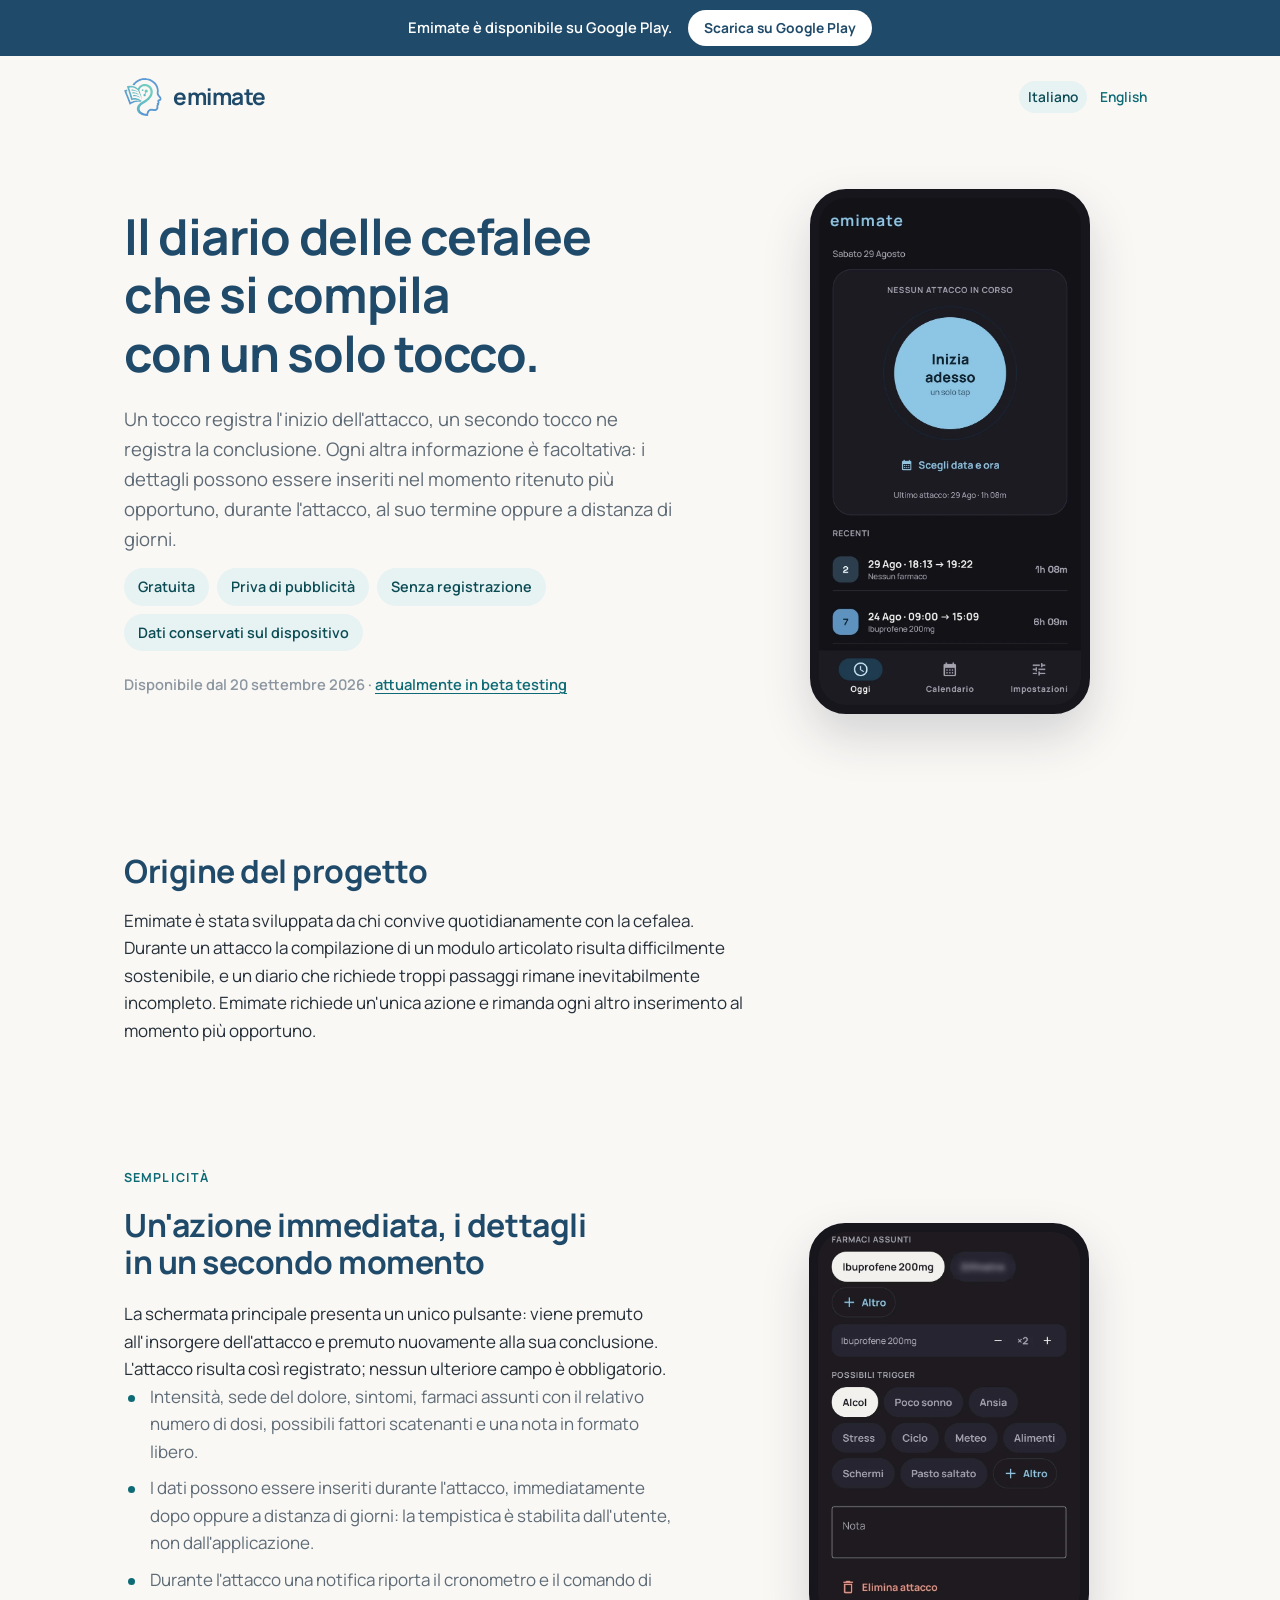
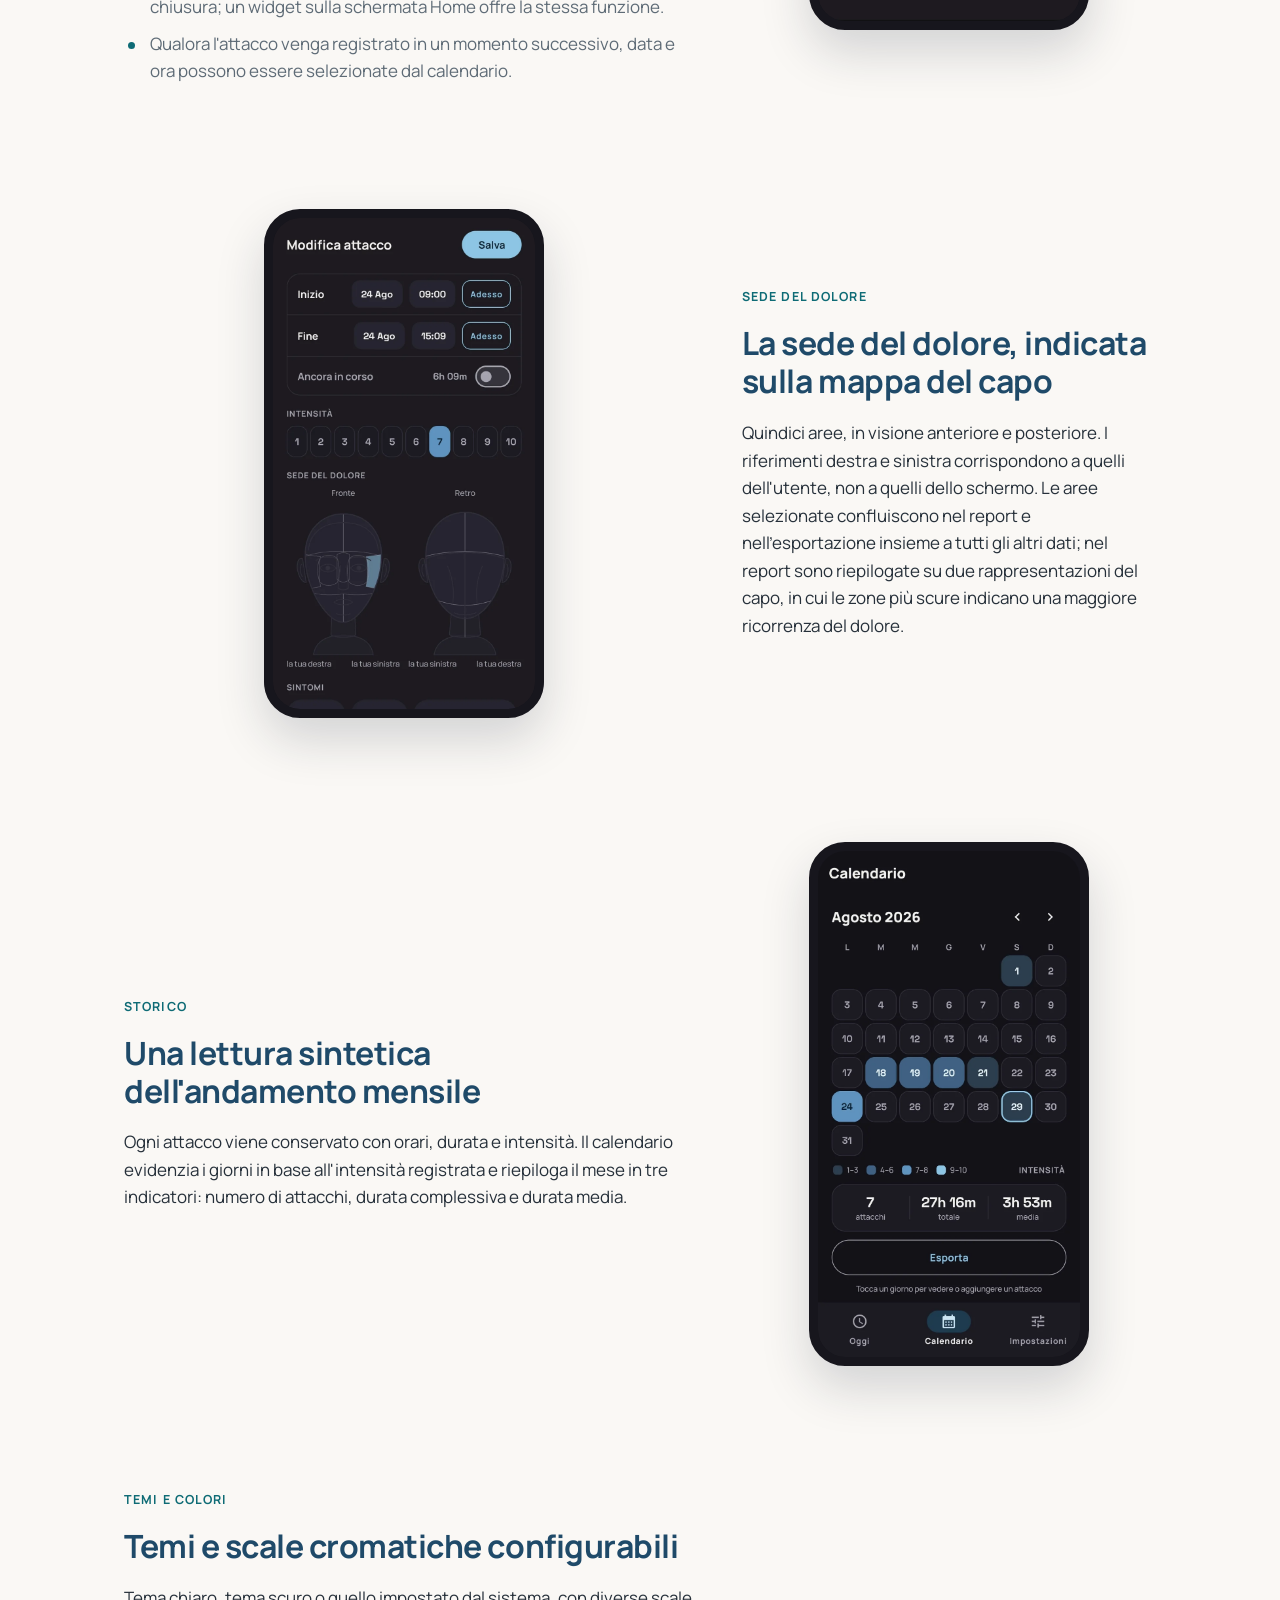
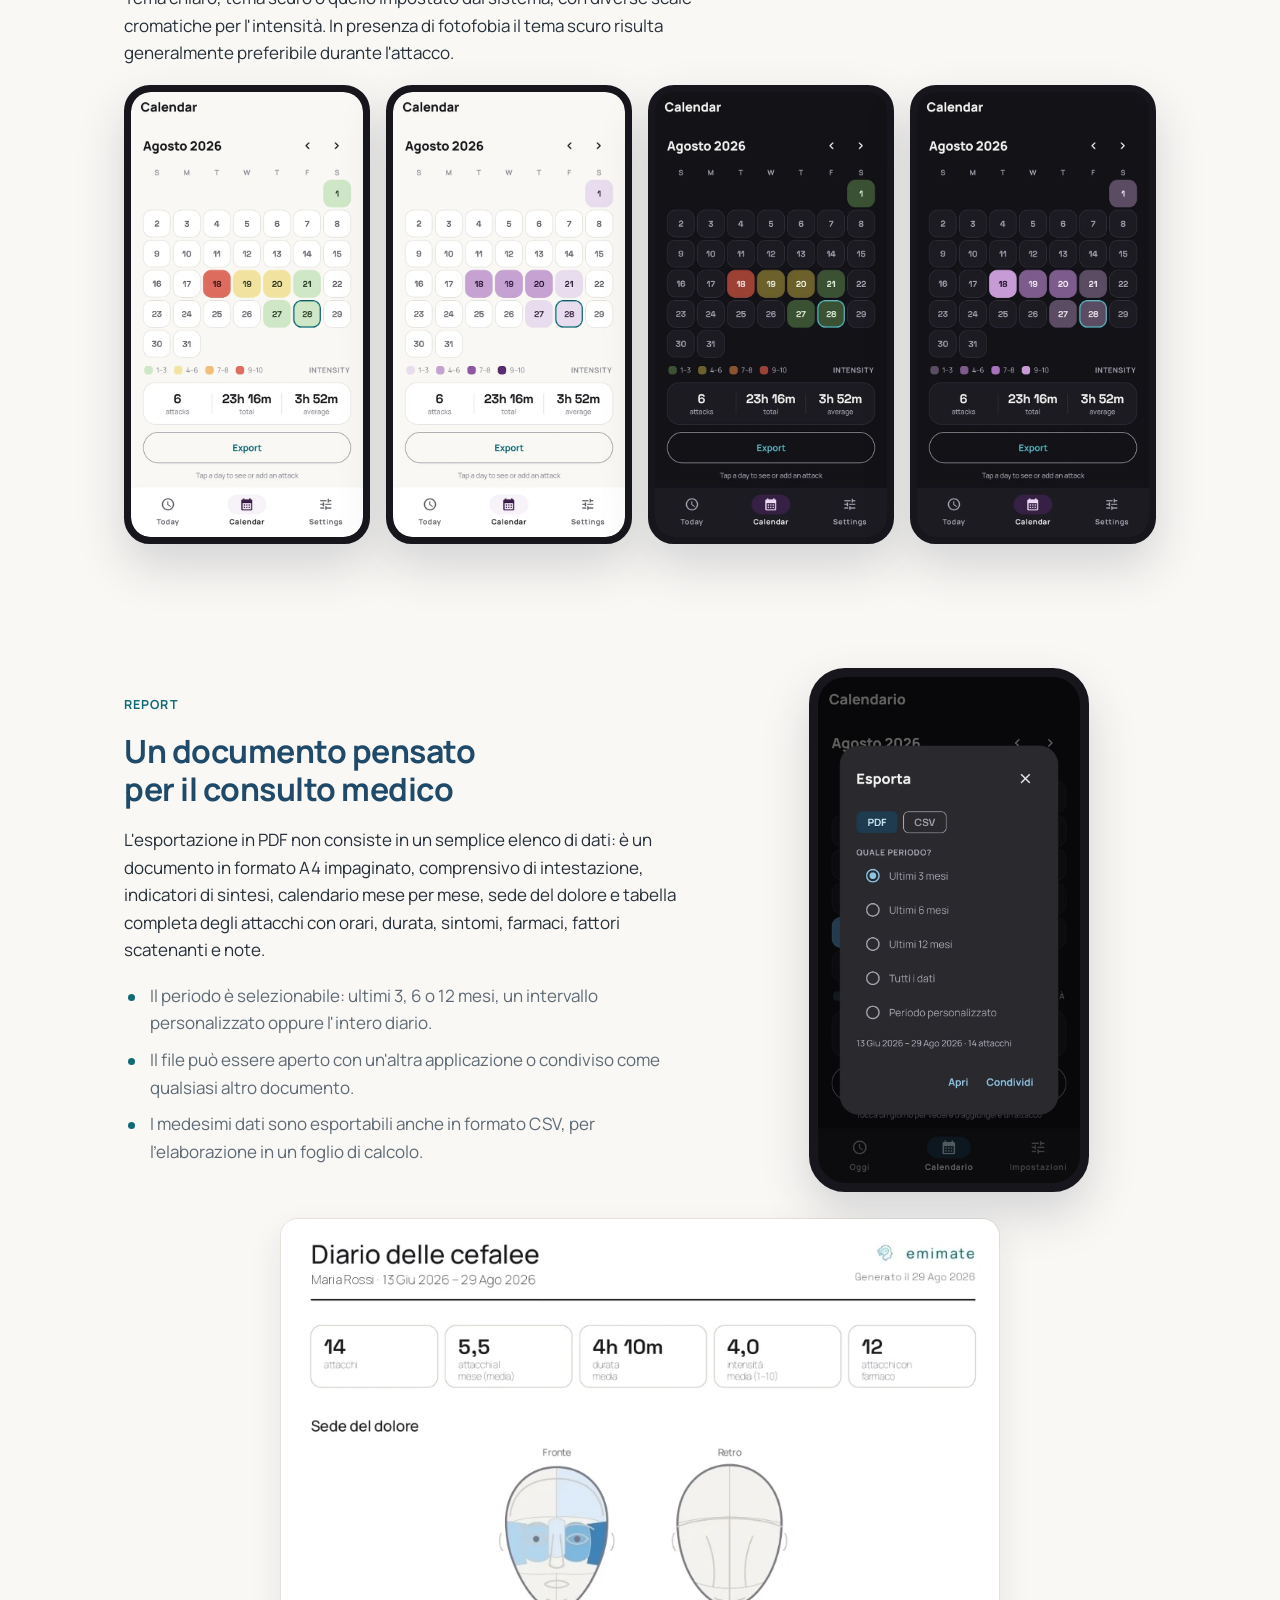
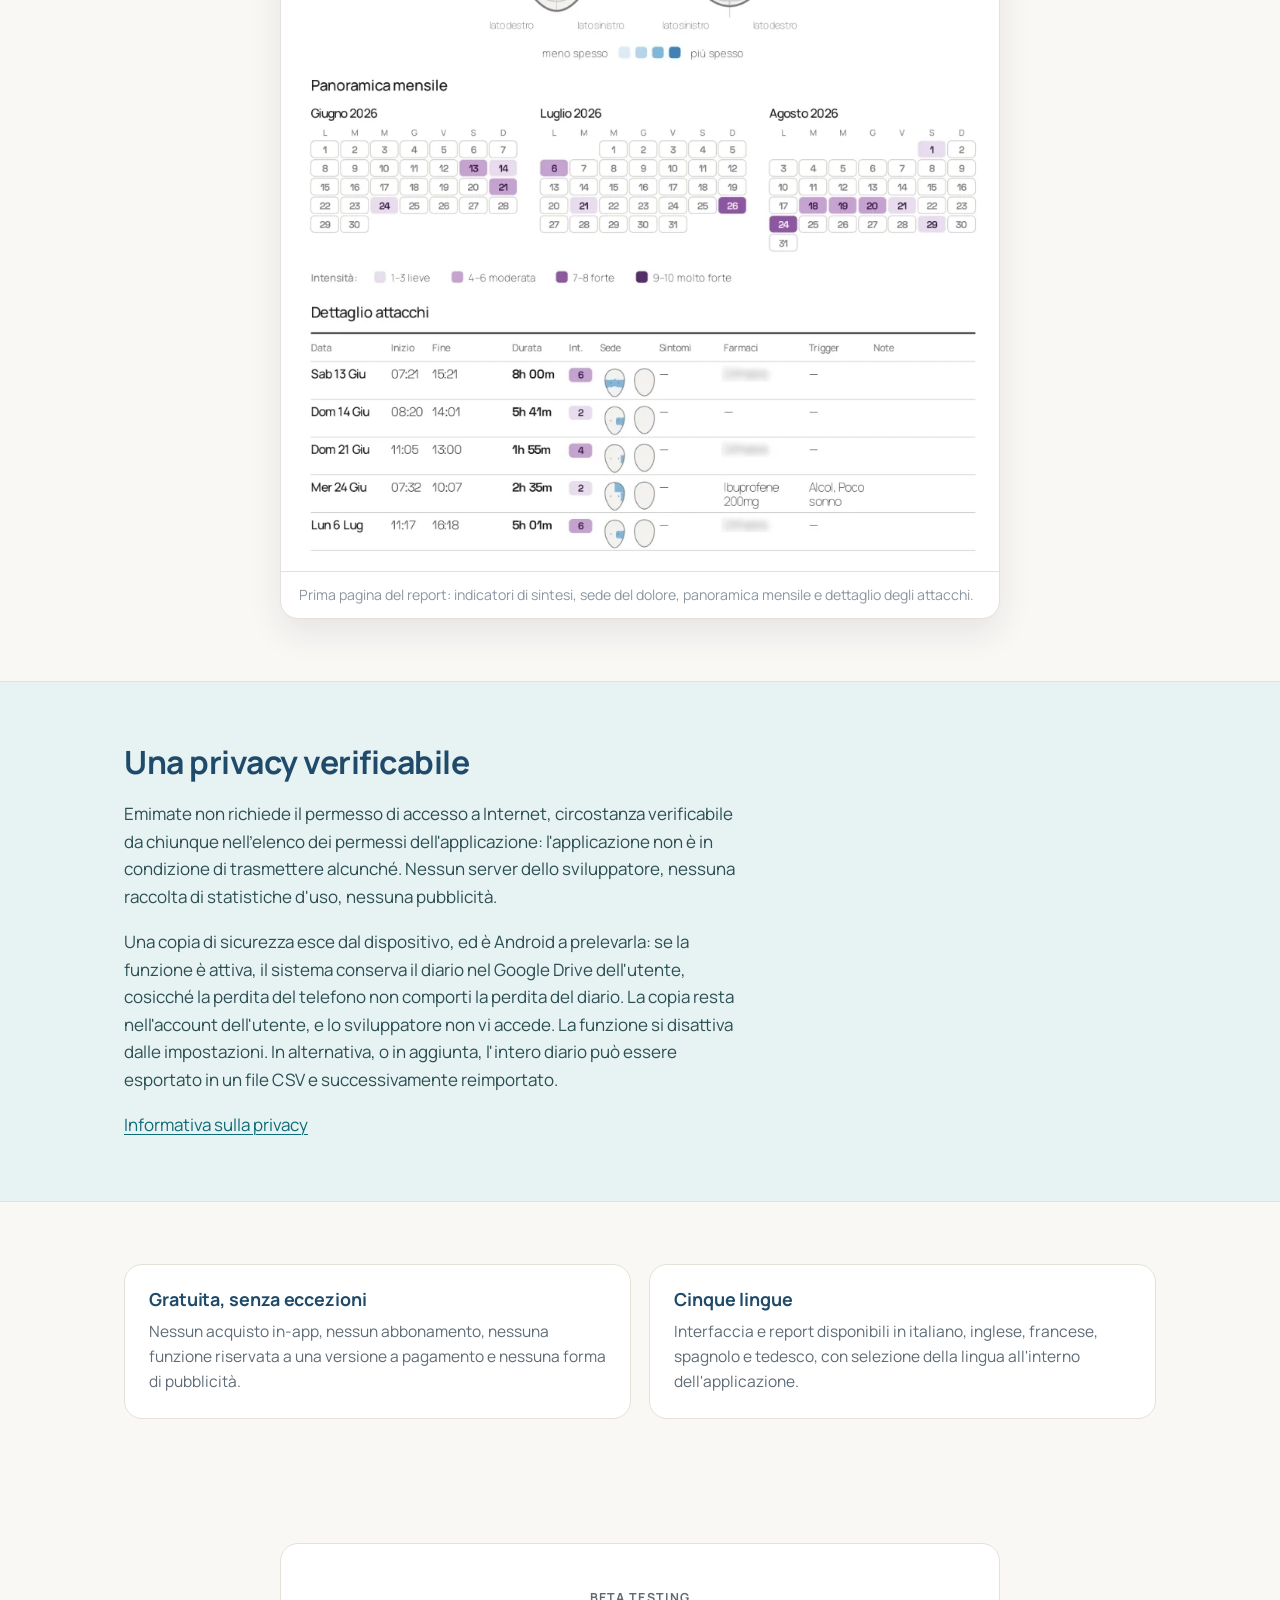
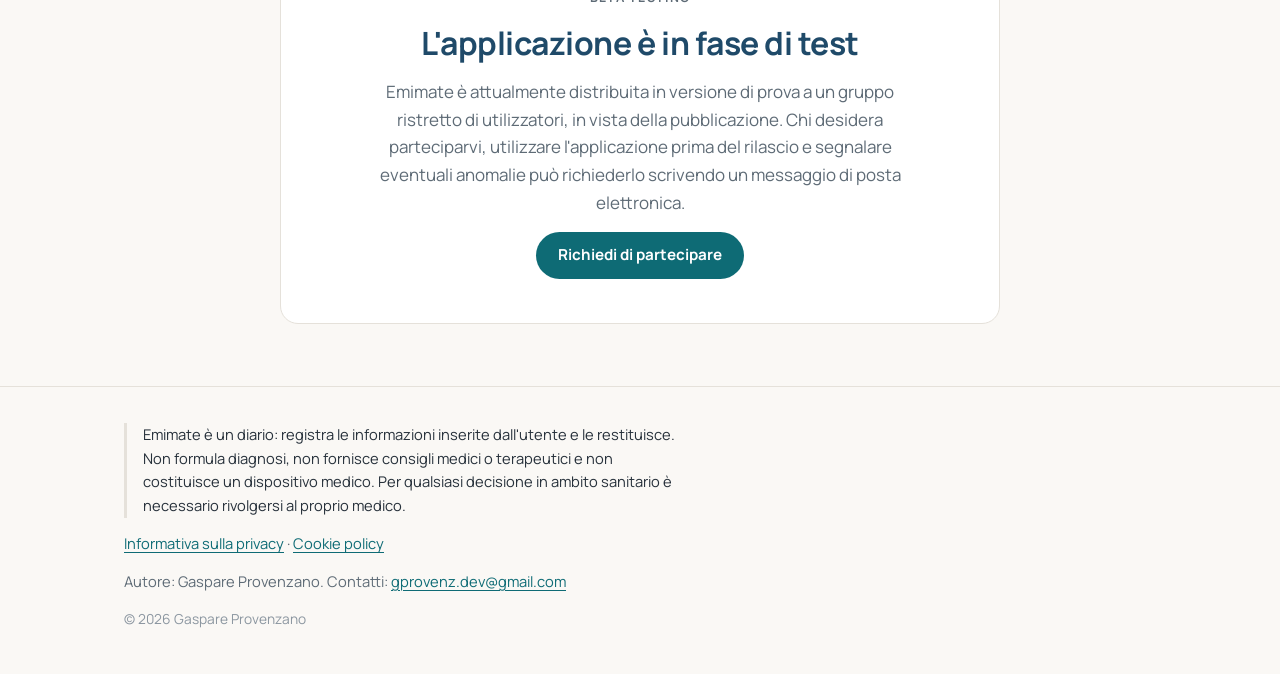
<file: index.html>
<!doctype html>
<html lang="it">
<head>
<meta charset="utf-8">
<meta name="viewport" content="width=device-width, initial-scale=1">
<title>Emimate · Diario delle cefalee per Android</title>
<meta name="description" content="Emimate è un diario delle cefalee per Android: un tocco registra l'inizio dell'attacco, un tocco ne registra la fine. Report PDF per il medico curante, dati conservati solo sul dispositivo, applicazione gratuita e priva di pubblicità.">
<link rel="canonical" href="./">
<link rel="alternate" hreflang="it" href="./">
<link rel="alternate" hreflang="en" href="en/">
<link rel="alternate" hreflang="x-default" href="./">
<link rel="icon" href="logo.svg" type="image/svg+xml">
<link rel="stylesheet" href="assets/style.css">
<meta property="og:type" content="website">
<meta property="og:title" content="Emimate · Diario delle cefalee">
<meta property="og:description" content="Un tocco registra l'inizio dell'attacco, un tocco ne registra la fine. Report PDF per il medico curante, dati conservati solo sul dispositivo, applicazione gratuita e priva di pubblicità.">
<meta property="og:image" content="assets/og.png">
<meta property="og:locale" content="it_IT">
<meta name="twitter:card" content="summary_large_image">
</head>
<body>

<!-- Il testo statico è la data, non il conteggio: è quello che legge chi ha JavaScript
     disattivato, e resta corretto senza aggiornamenti. Il pulsante nasce nascosto perché la
     scheda su Play non esiste finché l'app non è pubblicata. Dal giorno del rilascio entrambi
     vanno riscritti a mano una volta. -->
<div class="promo" data-release="2026-09-20"
     data-soon="Emimate arriva su Google Play tra {n} giorni."
     data-tomorrow="Emimate arriva su Google Play domani."
     data-today="Emimate è disponibile da oggi su Google Play."
     data-out="Emimate è disponibile su Google Play.">
  <div class="wrap">
    <p class="promo-msg">Emimate arriva su Google Play il 20 settembre 2026.</p>
    <a class="promo-cta" href="https://play.google.com/store/apps/details?id=com.emimate.app" hidden>Scarica su Google Play</a>
  </div>
</div>

<header class="masthead">
  <div class="wrap">
    <a class="brand" href="./">
      <img src="logo.svg" alt="" width="38" height="38">
      <span>emimate</span>
    </a>
    <nav class="langs" aria-label="Lingua">
      <span aria-current="page">Italiano</span>
      <a href="en/" hreflang="en">English</a>
    </nav>
  </div>
</header>

<main>

  <section class="hero">
    <div class="wrap">
      <div class="hero-copy">
        <h1>Il diario delle cefalee che si compila con un solo tocco.</h1>
        <p class="lede">Un tocco registra l'inizio dell'attacco, un secondo tocco ne registra la
          conclusione. Ogni altra informazione è facoltativa: i dettagli possono essere inseriti
          nel momento ritenuto più opportuno, durante l'attacco, al suo termine oppure a distanza
          di giorni.</p>
        <ul class="claims">
          <li>Gratuita</li>
          <li>Priva di pubblicità</li>
          <li>Senza registrazione</li>
          <li>Dati conservati sul dispositivo</li>
        </ul>
        <p class="soon">Disponibile dal 20 settembre 2026 · <a href="#beta">attualmente in beta
          testing</a></p>
      </div>
      <div class="phone">
        <img src="assets/screens/oggi.webp" width="800" height="1547"
             alt="La schermata principale di Emimate: un solo pulsante, Inizia adesso, e sotto l'elenco degli attacchi recenti.">
      </div>
    </div>
  </section>

  <section class="plain">
    <div class="wrap">
      <h2>Origine del progetto</h2>
      <p>Emimate è stata sviluppata da chi convive quotidianamente con la cefalea. Durante un
        attacco la compilazione di un modulo articolato risulta difficilmente sostenibile, e un
        diario che richiede troppi passaggi rimane inevitabilmente incompleto. Emimate richiede
        un'unica azione e rimanda ogni altro inserimento al momento più opportuno.</p>
    </div>
  </section>

  <section class="feature">
    <div class="wrap">
      <div class="feature-copy">
        <p class="eyebrow">Semplicità</p>
        <h2>Un'azione immediata, i dettagli in un secondo momento</h2>
        <p>La schermata principale presenta un unico pulsante: viene premuto all'insorgere
          dell'attacco e premuto nuovamente alla sua conclusione. L'attacco risulta così
          registrato; nessun ulteriore campo è obbligatorio.</p>
        <ul class="points">
          <li>Intensità, sede del dolore, sintomi, farmaci assunti con il relativo numero di dosi,
            possibili fattori scatenanti e una nota in formato libero.</li>
          <li>I dati possono essere inseriti durante l'attacco, immediatamente dopo oppure a
            distanza di giorni: la tempistica è stabilita dall'utente, non dall'applicazione.</li>
          <li>Durante l'attacco una notifica riporta il cronometro e il comando di chiusura; un
            widget sulla schermata Home offre la stessa funzione.</li>
          <li>Qualora l'attacco venga registrato in un momento successivo, data e ora possono
            essere selezionate dal calendario.</li>
        </ul>
      </div>
      <div class="phone">
        <img src="assets/screens/dettagli.webp" width="800" height="1189"
             alt="La scheda di un attacco: farmaci assunti con il numero di dosi, possibili trigger e il campo per la nota.">
      </div>
    </div>
  </section>

  <section class="feature mirrored">
    <div class="wrap">
      <div class="feature-copy">
        <p class="eyebrow">Sede del dolore</p>
        <h2>La sede del dolore, indicata sulla mappa del capo</h2>
        <p>Quindici aree, in visione anteriore e posteriore. I riferimenti destra e sinistra
          corrispondono a quelli dell'utente, non a quelli dello schermo. Le aree selezionate
          confluiscono nel report e nell'esportazione insieme a tutti gli altri dati; nel report
          sono riepilogate su due rappresentazioni del capo, in cui le zone più scure indicano una
          maggiore ricorrenza del dolore.</p>
      </div>
      <div class="phone">
        <img src="assets/screens/sede-dolore.webp" width="800" height="1498"
             alt="La scheda di un attacco con la scala di intensità e le due rappresentazioni del volto su cui toccare le aree colpite.">
      </div>
    </div>
  </section>

  <section class="feature">
    <div class="wrap">
      <div class="feature-copy">
        <p class="eyebrow">Storico</p>
        <h2>Una lettura sintetica dell'andamento mensile</h2>
        <p>Ogni attacco viene conservato con orari, durata e intensità. Il calendario evidenzia i
          giorni in base all'intensità registrata e riepiloga il mese in tre indicatori: numero di
          attacchi, durata complessiva e durata media.</p>
      </div>
      <div class="phone">
        <img src="assets/screens/calendario.webp" width="800" height="1547"
             alt="Il calendario mensile di Emimate con i giorni colorati per intensità e i tre numeri di sintesi del mese.">
      </div>
    </div>
  </section>

  <section class="colours">
    <div class="wrap">
      <p class="eyebrow">Temi e colori</p>
      <h2>Temi e scale cromatiche configurabili</h2>
      <p>Tema chiaro, tema scuro o quello impostato dal sistema, con diverse scale cromatiche per
        l'intensità. In presenza di fotofobia il tema scuro risulta generalmente preferibile
        durante l'attacco.</p>
      <div class="gallery">
        <div class="phone"><img src="assets/screens/chiaro-verderosso.webp" width="640" height="1227" loading="lazy"
          alt="Il calendario in tema chiaro, con la scala di intensità dal verde al rosso."></div>
        <div class="phone"><img src="assets/screens/chiaro-viola.webp" width="640" height="1227" loading="lazy"
          alt="Lo stesso calendario in tema chiaro, con la scala di intensità sui toni del viola."></div>
        <div class="phone"><img src="assets/screens/scuro-verderosso.webp" width="640" height="1227" loading="lazy"
          alt="Il calendario in tema scuro, con la scala di intensità dal verde al rosso."></div>
        <div class="phone"><img src="assets/screens/scuro-viola.webp" width="640" height="1227" loading="lazy"
          alt="Lo stesso calendario in tema scuro, con la scala di intensità sui toni del viola."></div>
      </div>
    </div>
  </section>

  <section class="report">
    <div class="wrap">
      <div class="split">
        <div class="report-copy">
          <p class="eyebrow">Report</p>
          <h2>Un documento pensato per il consulto medico</h2>
          <p>L'esportazione in PDF non consiste in un semplice elenco di dati: è un documento in
            formato A4 impaginato, comprensivo di intestazione, indicatori di sintesi, calendario
            mese per mese, sede del dolore e tabella completa degli attacchi con orari, durata,
            sintomi, farmaci, fattori scatenanti e note.</p>
          <ul class="points">
            <li>Il periodo è selezionabile: ultimi 3, 6 o 12 mesi, un intervallo personalizzato
              oppure l'intero diario.</li>
            <li>Il file può essere aperto con un'altra applicazione o condiviso come qualsiasi
              altro documento.</li>
            <li>I medesimi dati sono esportabili anche in formato CSV, per l'elaborazione in un
              foglio di calcolo.</li>
          </ul>
        </div>
        <div class="phone">
          <img src="assets/screens/esporta.webp" width="800" height="1547"
               alt="La finestra di esportazione: formato PDF o CSV, scelta del periodo e i comandi per aprire o condividere il file.">
        </div>
      </div>
      <figure>
        <img src="assets/screens/report.webp" width="926" height="1227" loading="lazy"
             alt="La prima pagina del report PDF: intestazione, cinque numeri di sintesi, la sede del dolore sulle due miniature del volto, la panoramica mensile e la tabella degli attacchi.">
        <figcaption>Prima pagina del report: indicatori di sintesi, sede del dolore, panoramica mensile e dettaglio degli attacchi.</figcaption>
      </figure>
    </div>
  </section>

  <section class="band">
    <div class="wrap">
      <h2>Una privacy verificabile</h2>
      <p>Emimate non richiede il permesso di accesso a Internet, circostanza verificabile da
        chiunque nell'elenco dei permessi dell'applicazione: l'applicazione non è in condizione di
        trasmettere alcunché. Nessun server dello sviluppatore, nessuna raccolta di statistiche
        d'uso, nessuna pubblicità.</p>
      <p>Una copia di sicurezza esce dal dispositivo, ed è Android a prelevarla: se la funzione è
        attiva, il sistema conserva il diario nel Google Drive dell'utente, cosicché la perdita del
        telefono non comporti la perdita del diario. La copia resta nell'account dell'utente, e lo
        sviluppatore non vi accede. La funzione si disattiva dalle impostazioni. In alternativa, o
        in aggiunta, l'intero diario può essere esportato in un file CSV e successivamente
        reimportato.</p>
      <p><a href="privacy.html">Informativa sulla privacy</a></p>
    </div>
  </section>

  <section>
    <div class="wrap">
      <div class="cards">
        <article class="card">
          <h3>Gratuita, senza eccezioni</h3>
          <p>Nessun acquisto in-app, nessun abbonamento, nessuna funzione riservata a una
            versione a pagamento e nessuna forma di pubblicità.</p>
        </article>
        <article class="card">
          <h3>Cinque lingue</h3>
          <p>Interfaccia e report disponibili in italiano, inglese, francese, spagnolo e tedesco,
            con selezione della lingua all'interno dell'applicazione.</p>
        </article>
      </div>
    </div>
  </section>

  <!-- Sezione temporanea: la fase di test si chiude con la pubblicazione su Play. -->
  <section class="beta" id="beta">
    <div class="wrap">
      <div class="beta-panel">
        <p class="eyebrow">Beta testing</p>
        <h2>L'applicazione è in fase di test</h2>
        <p>Emimate è attualmente distribuita in versione di prova a un gruppo ristretto di
          utilizzatori, in vista della pubblicazione. Chi desidera parteciparvi, utilizzare
          l'applicazione prima del rilascio e segnalare eventuali anomalie può richiederlo
          scrivendo un messaggio di posta elettronica.</p>
        <p><a class="beta-cta" href="mailto:gprovenz.dev@gmail.com?subject=Emimate%20-%20beta%20testing">Richiedi di partecipare</a></p>
      </div>
    </div>
  </section>

</main>

<footer>
  <div class="wrap">
    <p class="disclaimer">Emimate è un diario: registra le informazioni inserite dall'utente e le
      restituisce. Non formula diagnosi, non fornisce consigli medici o terapeutici e non
      costituisce un dispositivo medico. Per qualsiasi decisione in ambito sanitario è necessario
      rivolgersi al proprio medico.</p>
    <p><a href="privacy.html">Informativa sulla privacy</a> · <a href="cookie.html">Cookie policy</a></p>
    <p>Autore: Gaspare Provenzano. Contatti:
      <a href="mailto:gprovenz.dev@gmail.com">gprovenz.dev@gmail.com</a></p>
    <p class="copyright">© 2026 Gaspare Provenzano</p>
  </div>
</footer>

<script src="assets/promo.js" defer></script>

</body>
</html>
</file>
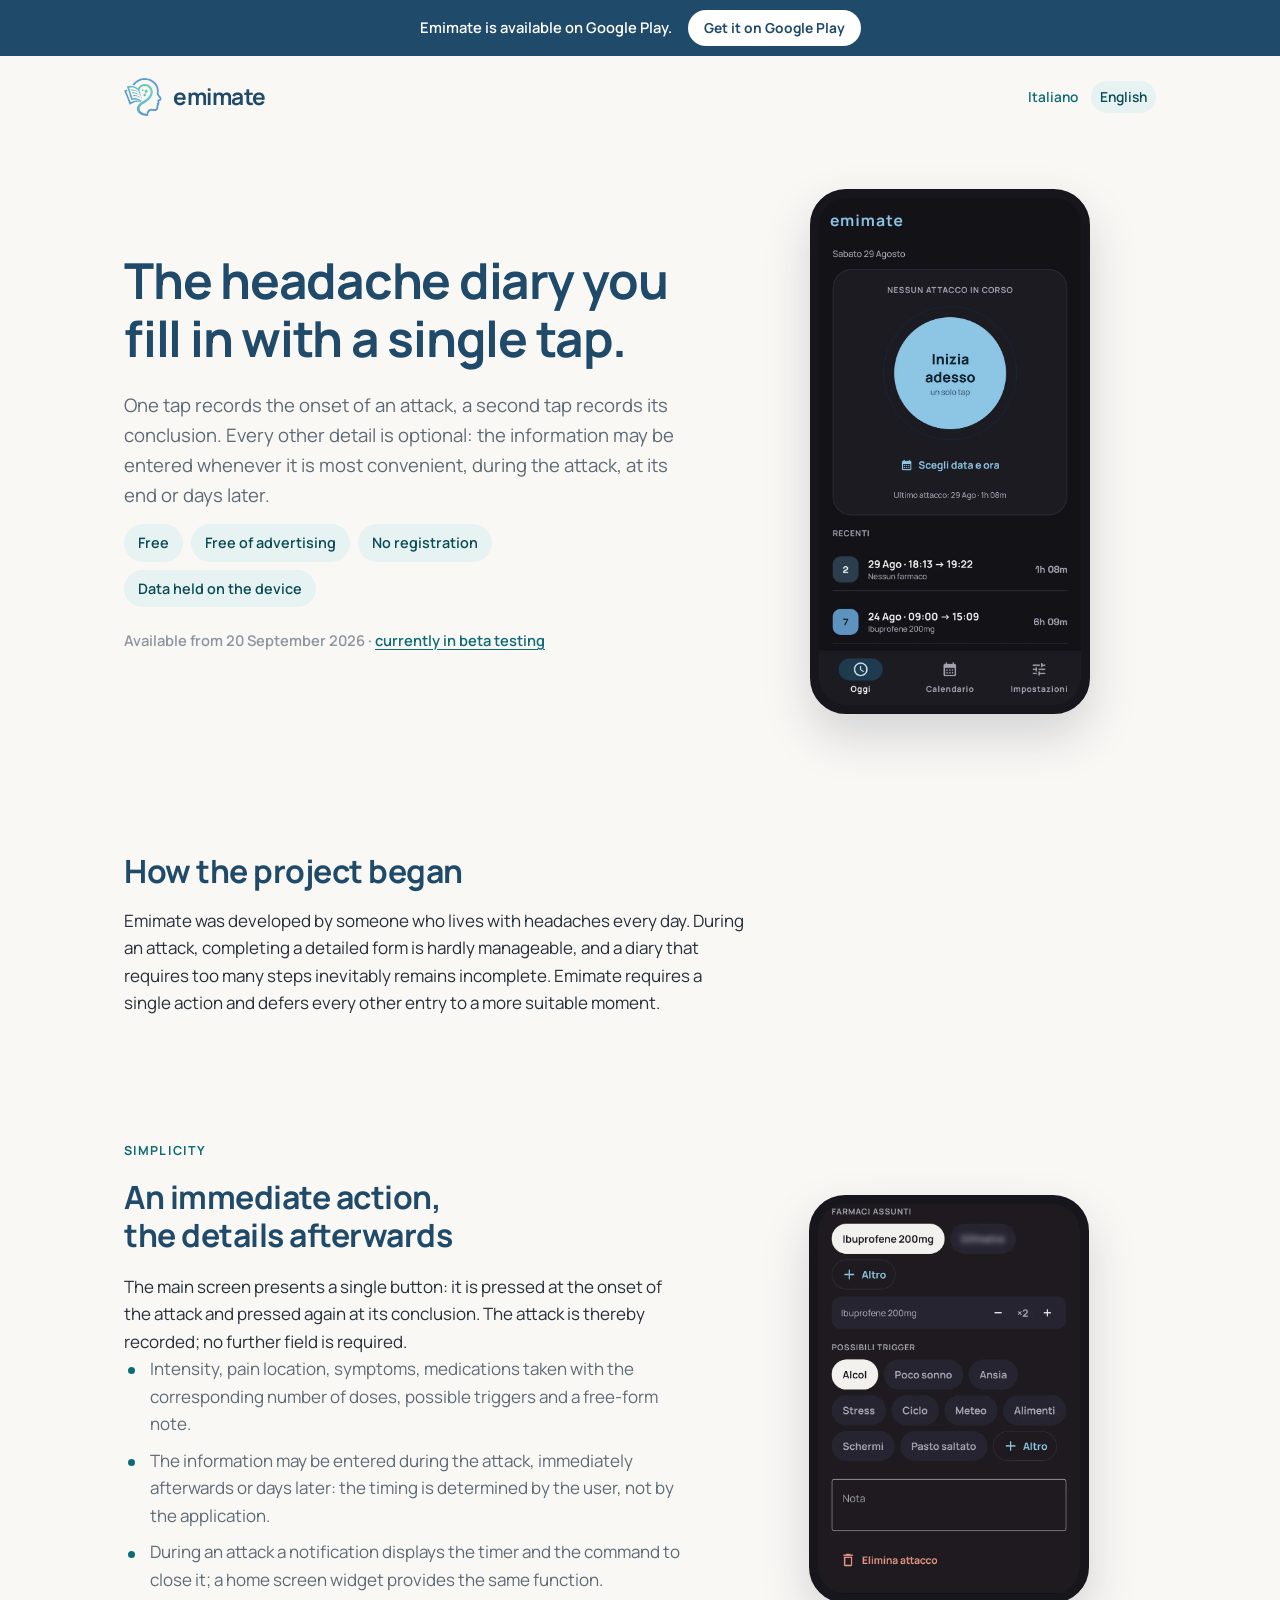
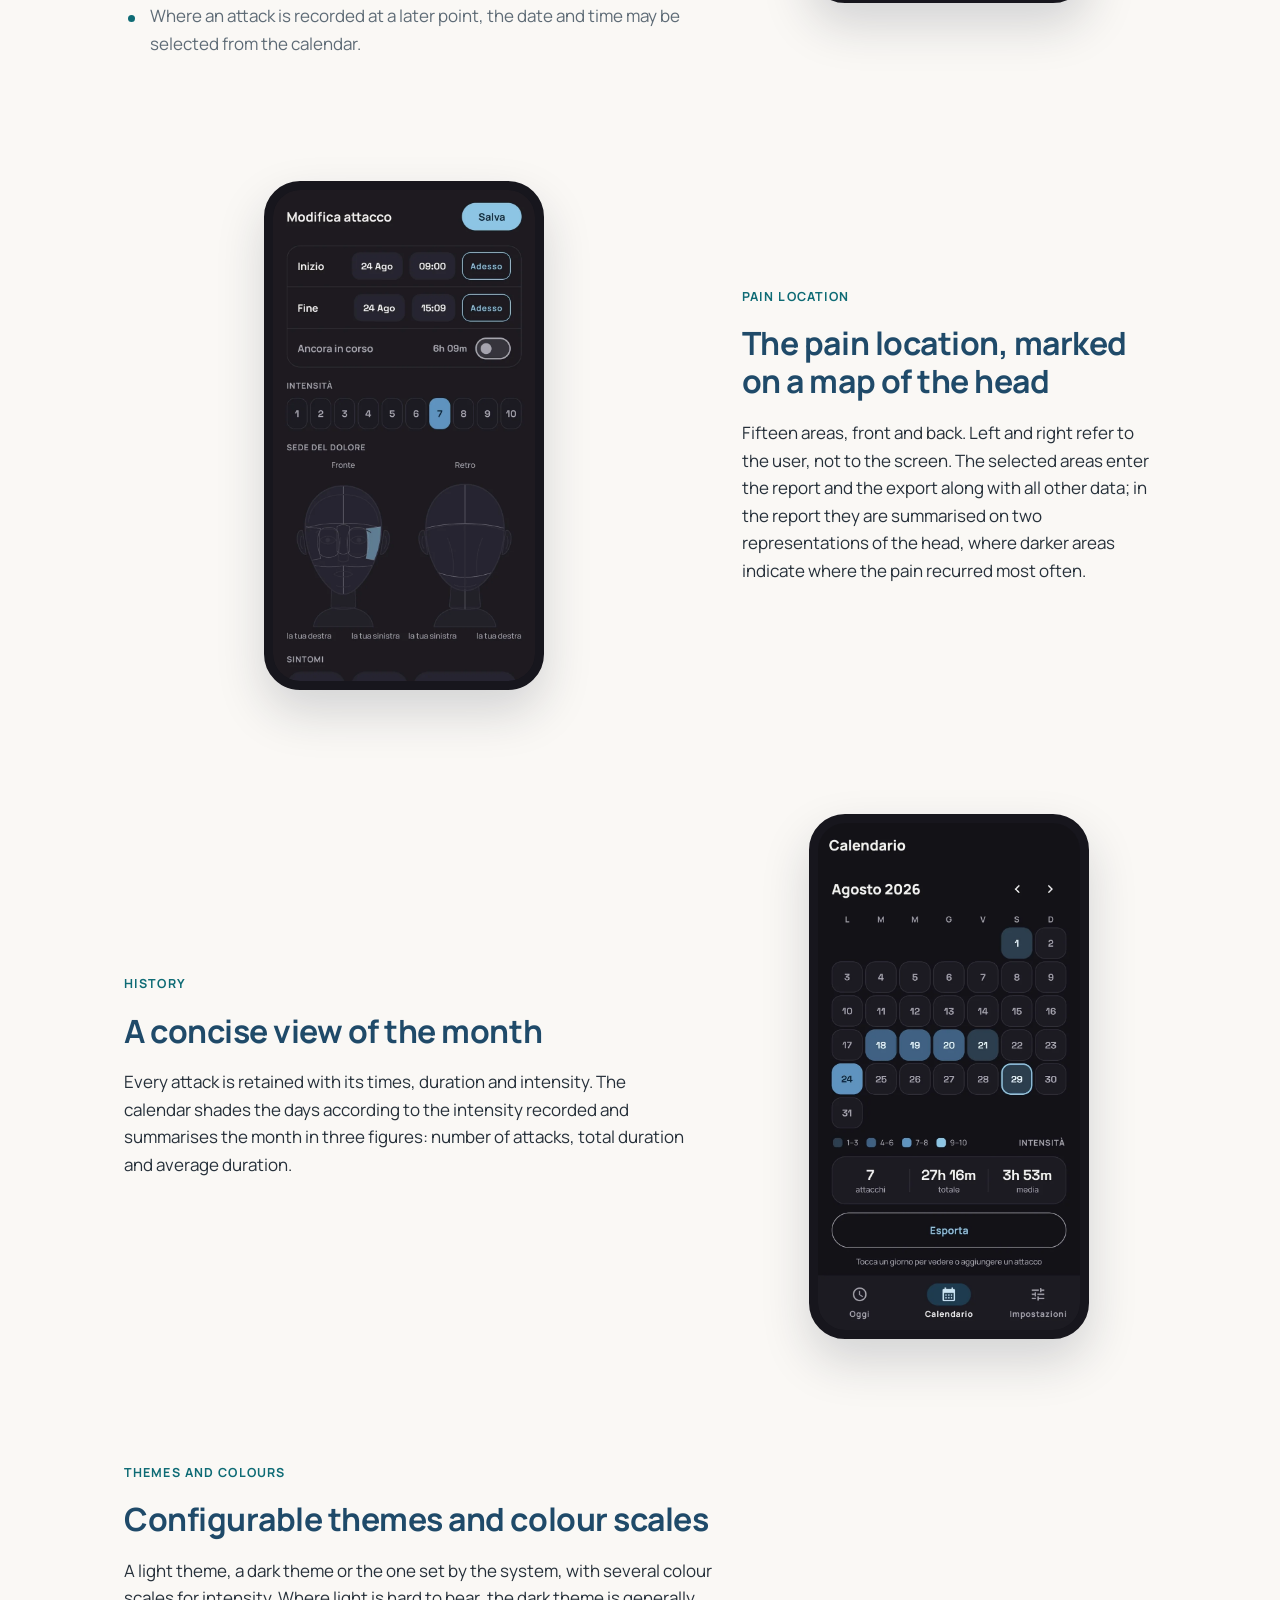
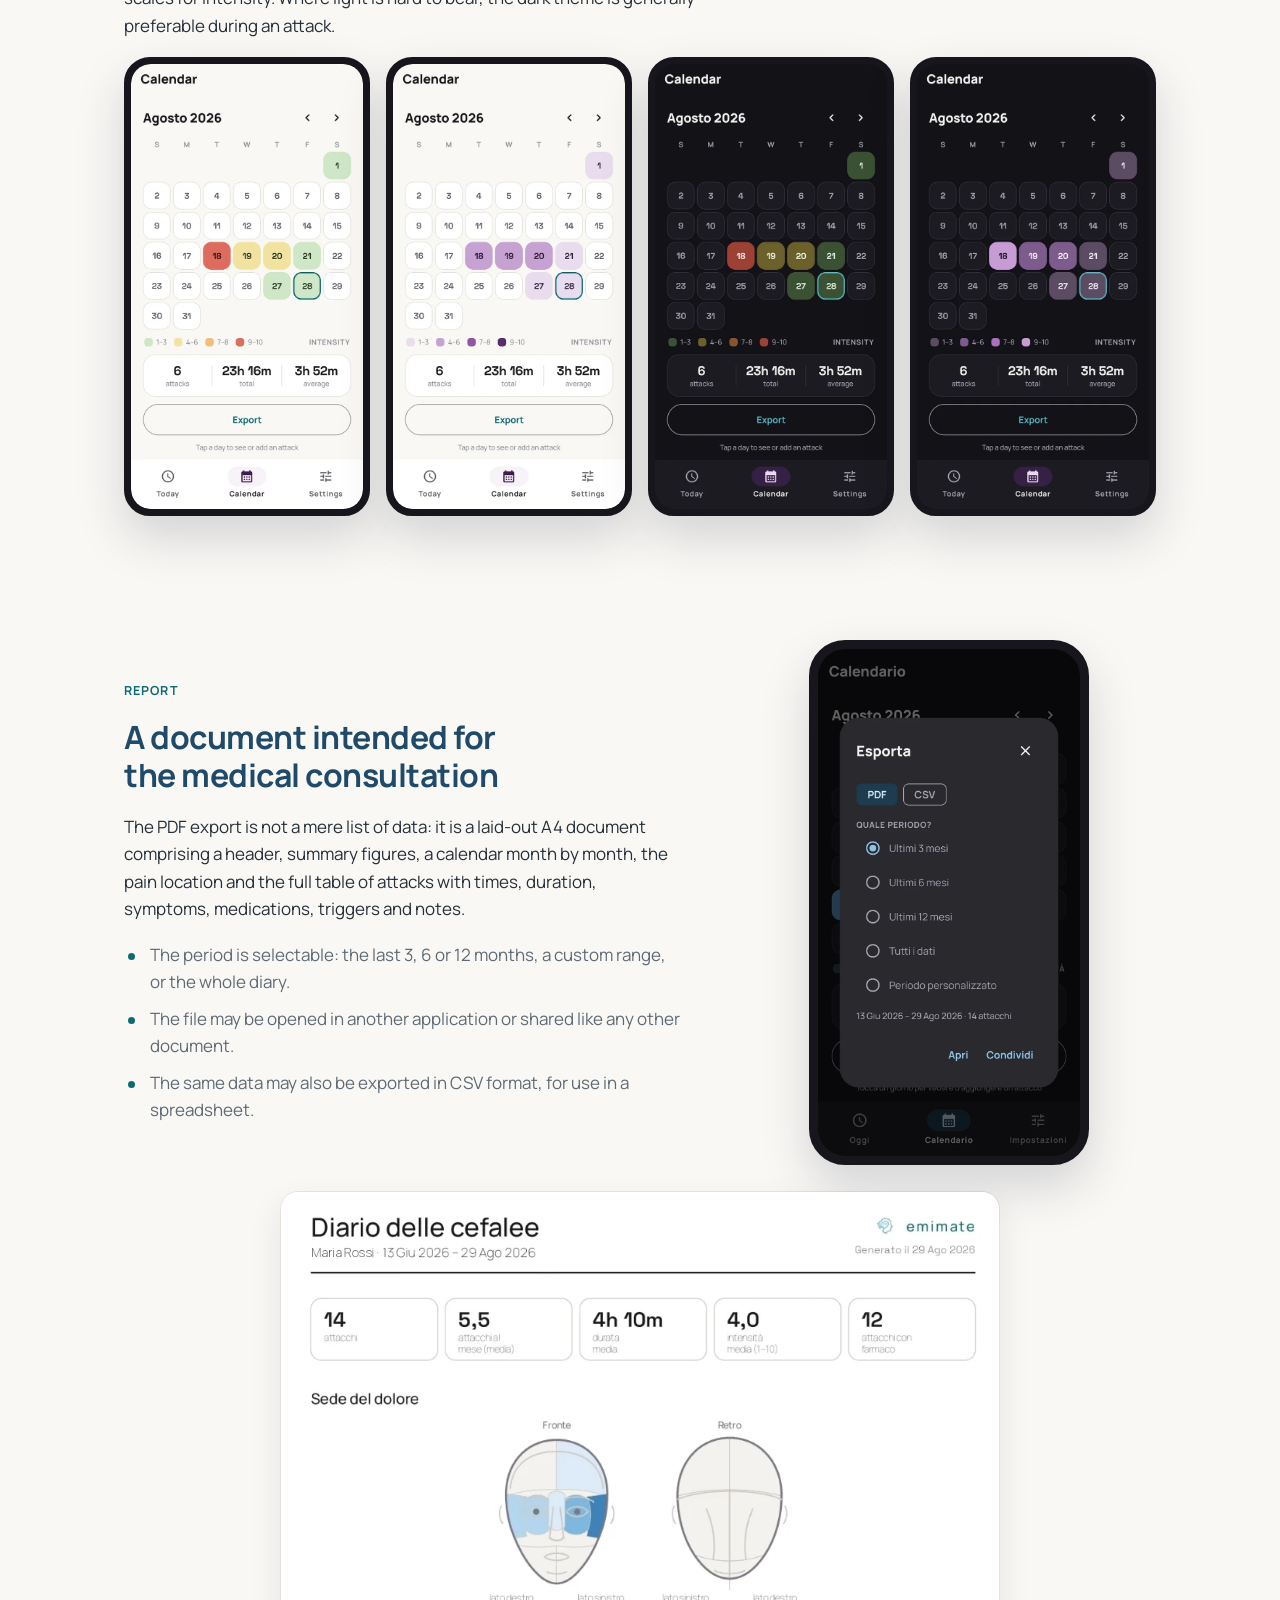
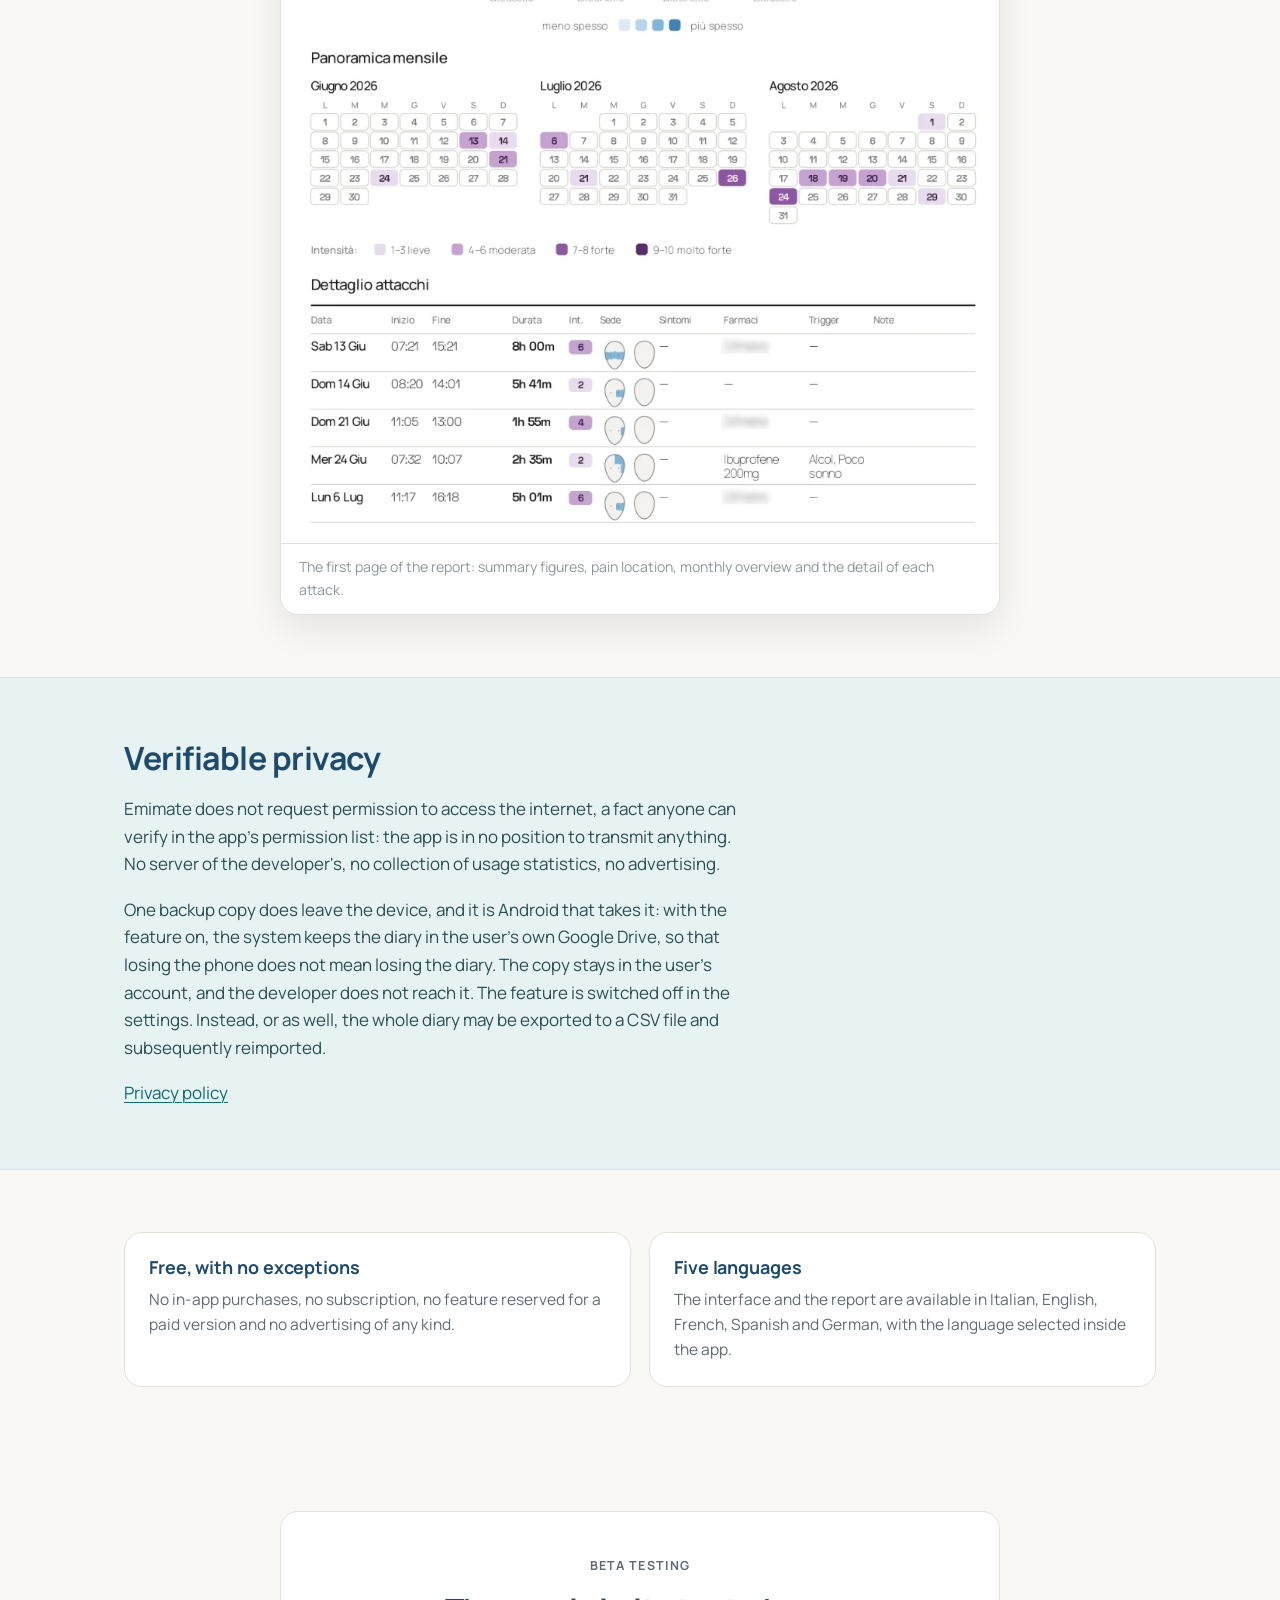
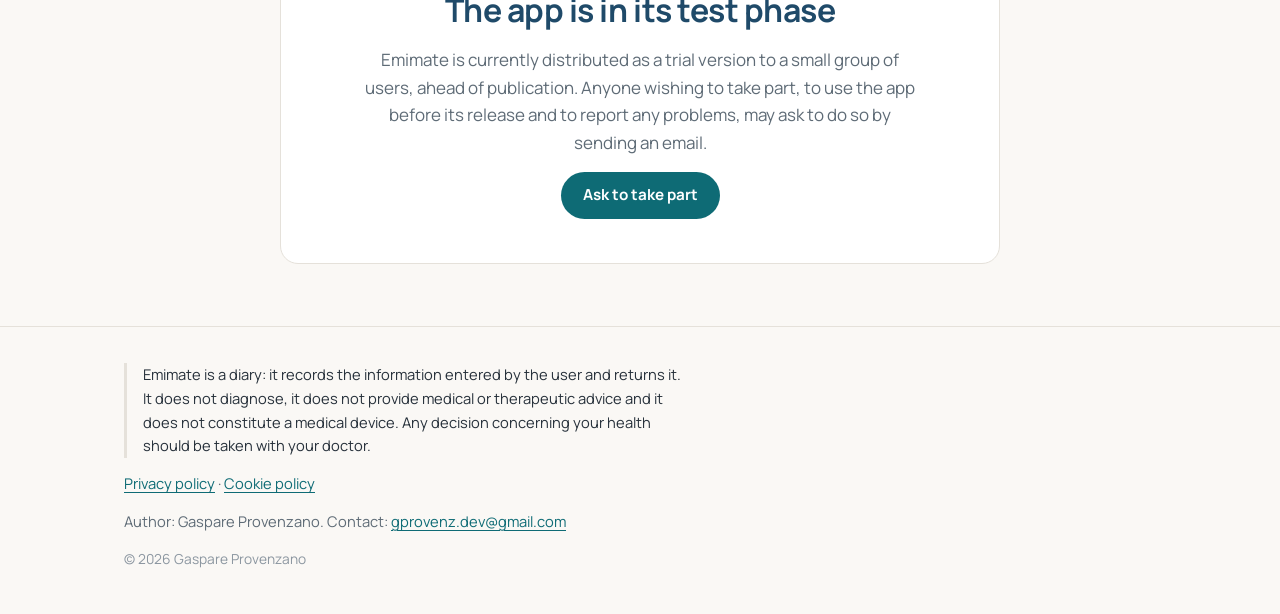
<file: en/index.html>
<!doctype html>
<html lang="en">
<head>
<meta charset="utf-8">
<meta name="viewport" content="width=device-width, initial-scale=1">
<title>Emimate · Headache diary for Android</title>
<meta name="description" content="Emimate is a headache diary for Android: one tap records the onset of an attack, one tap records its end. A PDF report for your doctor, data held solely on the device, free and free of advertising.">
<link rel="canonical" href="./">
<link rel="alternate" hreflang="it" href="../">
<link rel="alternate" hreflang="en" href="./">
<link rel="alternate" hreflang="x-default" href="../">
<link rel="icon" href="../logo.svg" type="image/svg+xml">
<link rel="stylesheet" href="../assets/style.css">
<meta property="og:type" content="website">
<meta property="og:title" content="Emimate · Headache diary">
<meta property="og:description" content="One tap records the onset of an attack, one tap records its end. A PDF report for your doctor, data held solely on the device, free and free of advertising.">
<meta property="og:image" content="../assets/og.png">
<meta property="og:locale" content="en_US">
<meta name="twitter:card" content="summary_large_image">
</head>
<body>

<!-- The static text is the date, not the count: it is what a visitor without JavaScript reads,
     and it stays correct with no upkeep. The button starts hidden because the Play listing does
     not exist until the app is published. Both are rewritten by hand once, on release day. -->
<div class="promo" data-release="2026-09-20"
     data-soon="Emimate arrives on Google Play in {n} days."
     data-tomorrow="Emimate arrives on Google Play tomorrow."
     data-today="Emimate is available on Google Play from today."
     data-out="Emimate is available on Google Play.">
  <div class="wrap">
    <p class="promo-msg">Emimate arrives on Google Play on 20 September 2026.</p>
    <a class="promo-cta" href="https://play.google.com/store/apps/details?id=com.emimate.app" hidden>Get it on Google Play</a>
  </div>
</div>

<header class="masthead">
  <div class="wrap">
    <a class="brand" href="./">
      <img src="../logo.svg" alt="" width="38" height="38">
      <span>emimate</span>
    </a>
    <nav class="langs" aria-label="Language">
      <a href="../" hreflang="it">Italiano</a>
      <span aria-current="page">English</span>
    </nav>
  </div>
</header>

<main>

  <section class="hero">
    <div class="wrap">
      <div class="hero-copy">
        <h1>The headache diary you fill in with a single tap.</h1>
        <p class="lede">One tap records the onset of an attack, a second tap records its
          conclusion. Every other detail is optional: the information may be entered whenever it is
          most convenient, during the attack, at its end or days later.</p>
        <ul class="claims">
          <li>Free</li>
          <li>Free of advertising</li>
          <li>No registration</li>
          <li>Data held on the device</li>
        </ul>
        <p class="soon">Available from 20 September 2026 · <a href="#beta">currently in beta
          testing</a></p>
      </div>
      <div class="phone">
        <img src="../assets/screens/oggi.webp" width="800" height="1547"
             alt="The main screen of Emimate: a single button, Start now, with the recent attacks listed below it.">
      </div>
    </div>
  </section>

  <section class="plain">
    <div class="wrap">
      <h2>How the project began</h2>
      <p>Emimate was developed by someone who lives with headaches every day. During an attack,
        completing a detailed form is hardly manageable, and a diary that requires too many steps
        inevitably remains incomplete. Emimate requires a single action and defers every other
        entry to a more suitable moment.</p>
    </div>
  </section>

  <section class="feature">
    <div class="wrap">
      <div class="feature-copy">
        <p class="eyebrow">Simplicity</p>
        <h2>An immediate action, the details afterwards</h2>
        <p>The main screen presents a single button: it is pressed at the onset of the attack and
          pressed again at its conclusion. The attack is thereby recorded; no further field is
          required.</p>
        <ul class="points">
          <li>Intensity, pain location, symptoms, medications taken with the corresponding number
            of doses, possible triggers and a free-form note.</li>
          <li>The information may be entered during the attack, immediately afterwards or days
            later: the timing is determined by the user, not by the application.</li>
          <li>During an attack a notification displays the timer and the command to close it; a
            home screen widget provides the same function.</li>
          <li>Where an attack is recorded at a later point, the date and time may be selected from
            the calendar.</li>
        </ul>
      </div>
      <div class="phone">
        <img src="../assets/screens/dettagli.webp" width="800" height="1189"
             alt="An attack being edited: the medications taken with the number of doses, the possible triggers and the note field.">
      </div>
    </div>
  </section>

  <section class="feature mirrored">
    <div class="wrap">
      <div class="feature-copy">
        <p class="eyebrow">Pain location</p>
        <h2>The pain location, marked on a map of the head</h2>
        <p>Fifteen areas, front and back. Left and right refer to the user, not to the screen. The
          selected areas enter the report and the export along with all other data; in the report
          they are summarised on two representations of the head, where darker areas indicate
          where the pain recurred most often.</p>
      </div>
      <div class="phone">
        <img src="../assets/screens/sede-dolore.webp" width="800" height="1498"
             alt="An attack being edited, with the intensity scale and the two face diagrams whose areas can be tapped.">
      </div>
    </div>
  </section>

  <section class="feature">
    <div class="wrap">
      <div class="feature-copy">
        <p class="eyebrow">History</p>
        <h2>A concise view of the month</h2>
        <p>Every attack is retained with its times, duration and intensity. The calendar shades the
          days according to the intensity recorded and summarises the month in three figures:
          number of attacks, total duration and average duration.</p>
      </div>
      <div class="phone">
        <img src="../assets/screens/calendario.webp" width="800" height="1547"
             alt="The monthly calendar in Emimate, with days shaded by intensity and the three summary figures for the month.">
      </div>
    </div>
  </section>

  <section class="colours">
    <div class="wrap">
      <p class="eyebrow">Themes and colours</p>
      <h2>Configurable themes and colour scales</h2>
      <p>A light theme, a dark theme or the one set by the system, with several colour scales for
        intensity. Where light is hard to bear, the dark theme is generally preferable during an
        attack.</p>
      <div class="gallery">
        <div class="phone"><img src="../assets/screens/chiaro-verderosso.webp" width="640" height="1227" loading="lazy"
          alt="The calendar in the light theme, with the intensity scale running from green to red."></div>
        <div class="phone"><img src="../assets/screens/chiaro-viola.webp" width="640" height="1227" loading="lazy"
          alt="The same calendar in the light theme, with the intensity scale in shades of purple."></div>
        <div class="phone"><img src="../assets/screens/scuro-verderosso.webp" width="640" height="1227" loading="lazy"
          alt="The calendar in the dark theme, with the intensity scale running from green to red."></div>
        <div class="phone"><img src="../assets/screens/scuro-viola.webp" width="640" height="1227" loading="lazy"
          alt="The same calendar in the dark theme, with the intensity scale in shades of purple."></div>
      </div>
    </div>
  </section>

  <section class="report">
    <div class="wrap">
      <div class="split">
        <div class="report-copy">
          <p class="eyebrow">Report</p>
          <h2>A document intended for the medical consultation</h2>
          <p>The PDF export is not a mere list of data: it is a laid-out A4 document comprising a
            header, summary figures, a calendar month by month, the pain location and the full
            table of attacks with times, duration, symptoms, medications, triggers and notes.</p>
          <ul class="points">
            <li>The period is selectable: the last 3, 6 or 12 months, a custom range, or the whole
              diary.</li>
            <li>The file may be opened in another application or shared like any other
              document.</li>
            <li>The same data may also be exported in CSV format, for use in a spreadsheet.</li>
          </ul>
        </div>
        <div class="phone">
          <img src="../assets/screens/esporta.webp" width="800" height="1547"
               alt="The export dialog: PDF or CSV, the choice of period, and the commands to open or share the file.">
        </div>
      </div>
      <figure>
        <img src="../assets/screens/report.webp" width="926" height="1227" loading="lazy"
             alt="The first page of the PDF report: the header, five summary figures, the pain location on the two face diagrams, the monthly overview and the table of attacks.">
        <figcaption>The first page of the report: summary figures, pain location, monthly overview and the detail of each attack.</figcaption>
      </figure>
    </div>
  </section>

  <section class="band">
    <div class="wrap">
      <h2>Verifiable privacy</h2>
      <p>Emimate does not request permission to access the internet, a fact anyone can verify in
        the app's permission list: the app is in no position to transmit anything. No server of the
        developer's, no collection of usage statistics, no advertising.</p>
      <p>One backup copy does leave the device, and it is Android that takes it: with the feature
        on, the system keeps the diary in the user's own Google Drive, so that losing the phone does
        not mean losing the diary. The copy stays in the user's account, and the developer does not
        reach it. The feature is switched off in the settings. Instead, or as well, the whole diary
        may be exported to a CSV file and subsequently reimported.</p>
      <p><a href="privacy.html">Privacy policy</a></p>
    </div>
  </section>

  <section>
    <div class="wrap">
      <div class="cards">
        <article class="card">
          <h3>Free, with no exceptions</h3>
          <p>No in-app purchases, no subscription, no feature reserved for a paid version and no
            advertising of any kind.</p>
        </article>
        <article class="card">
          <h3>Five languages</h3>
          <p>The interface and the report are available in Italian, English, French, Spanish and
            German, with the language selected inside the app.</p>
        </article>
      </div>
    </div>
  </section>

  <!-- Temporary section: the test phase closes when the app is published on Play. -->
  <section class="beta" id="beta">
    <div class="wrap">
      <div class="beta-panel">
        <p class="eyebrow">Beta testing</p>
        <h2>The app is in its test phase</h2>
        <p>Emimate is currently distributed as a trial version to a small group of users, ahead of
          publication. Anyone wishing to take part, to use the app before its release and to report
          any problems, may ask to do so by sending an email.</p>
        <p><a class="beta-cta" href="mailto:gprovenz.dev@gmail.com?subject=Emimate%20-%20beta%20testing">Ask to take part</a></p>
      </div>
    </div>
  </section>

</main>

<footer>
  <div class="wrap">
    <p class="disclaimer">Emimate is a diary: it records the information entered by the user and
      returns it. It does not diagnose, it does not provide medical or therapeutic advice and it
      does not constitute a medical device. Any decision concerning your health should be taken
      with your doctor.</p>
    <p><a href="privacy.html">Privacy policy</a> · <a href="cookie.html">Cookie policy</a></p>
    <p>Author: Gaspare Provenzano. Contact:
      <a href="mailto:gprovenz.dev@gmail.com">gprovenz.dev@gmail.com</a></p>
    <p class="copyright">© 2026 Gaspare Provenzano</p>
  </div>
</footer>

<script src="../assets/promo.js" defer></script>

</body>
</html>
</file>
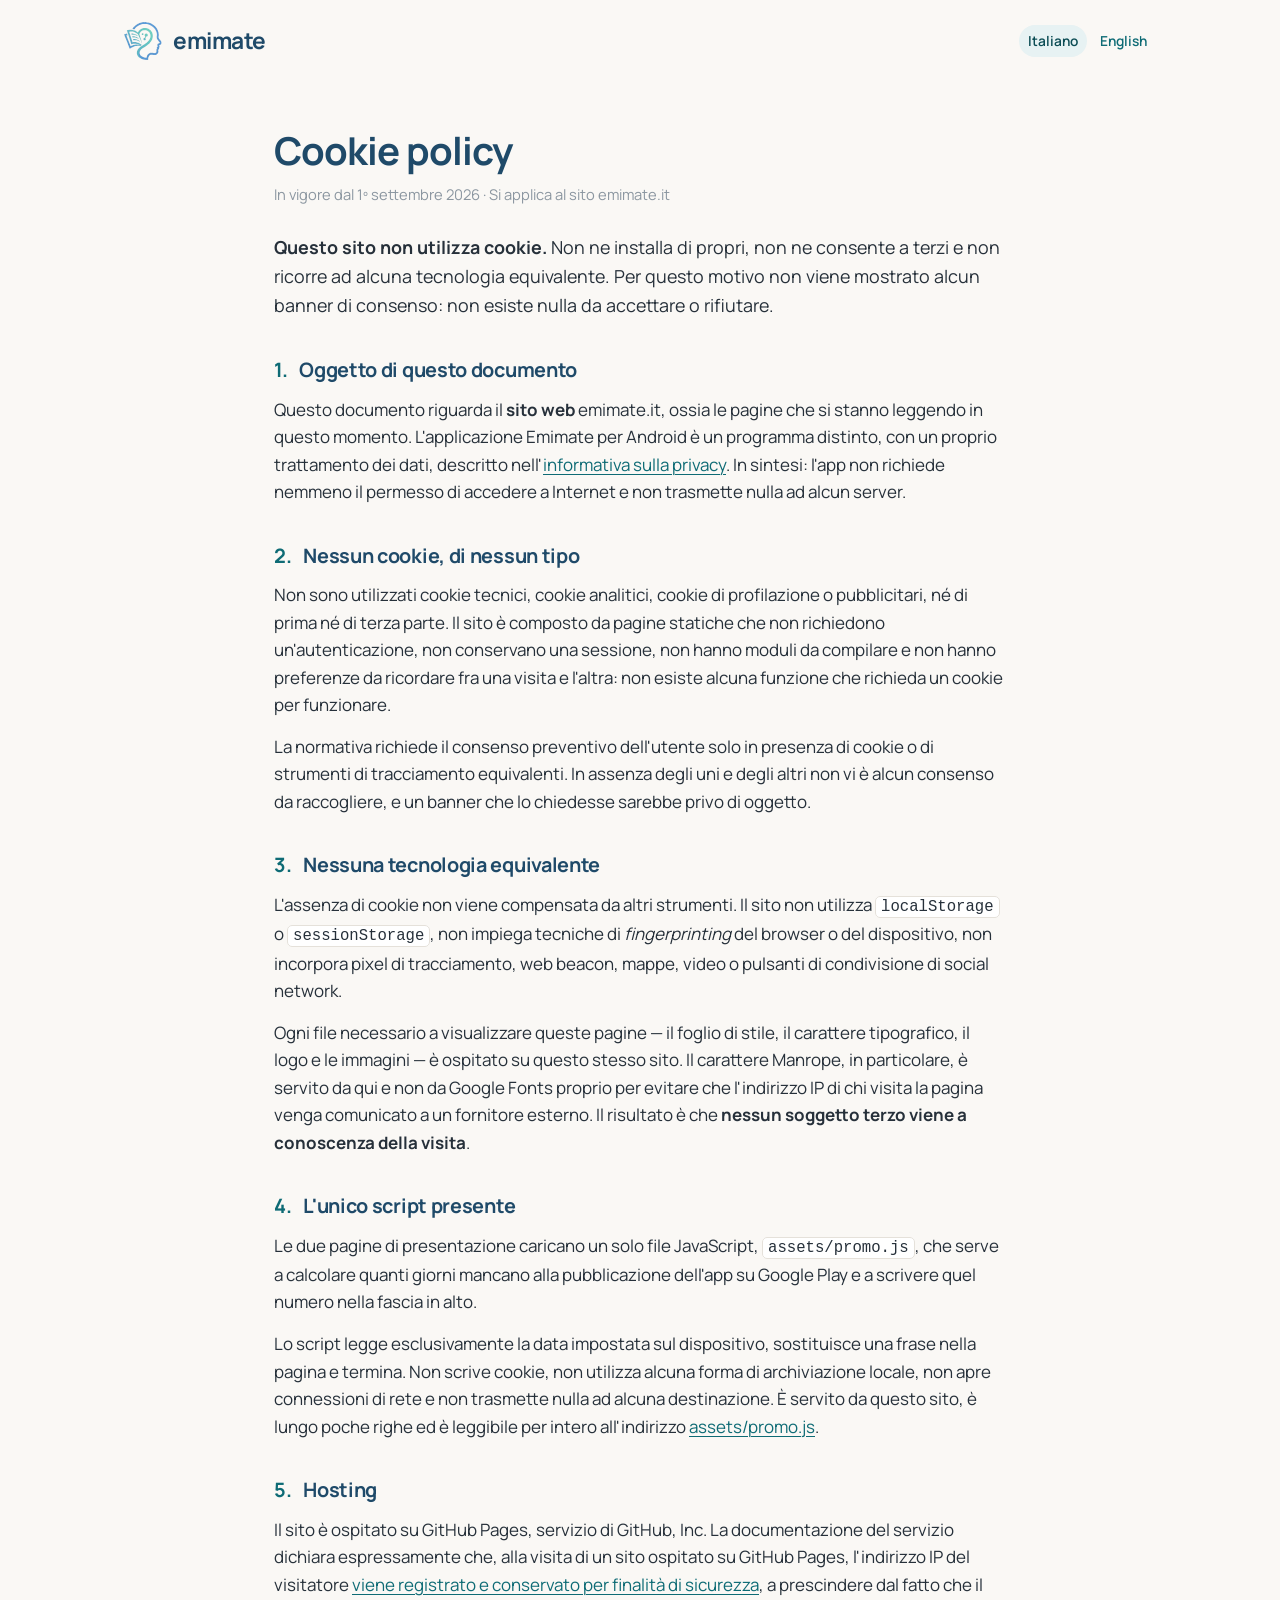
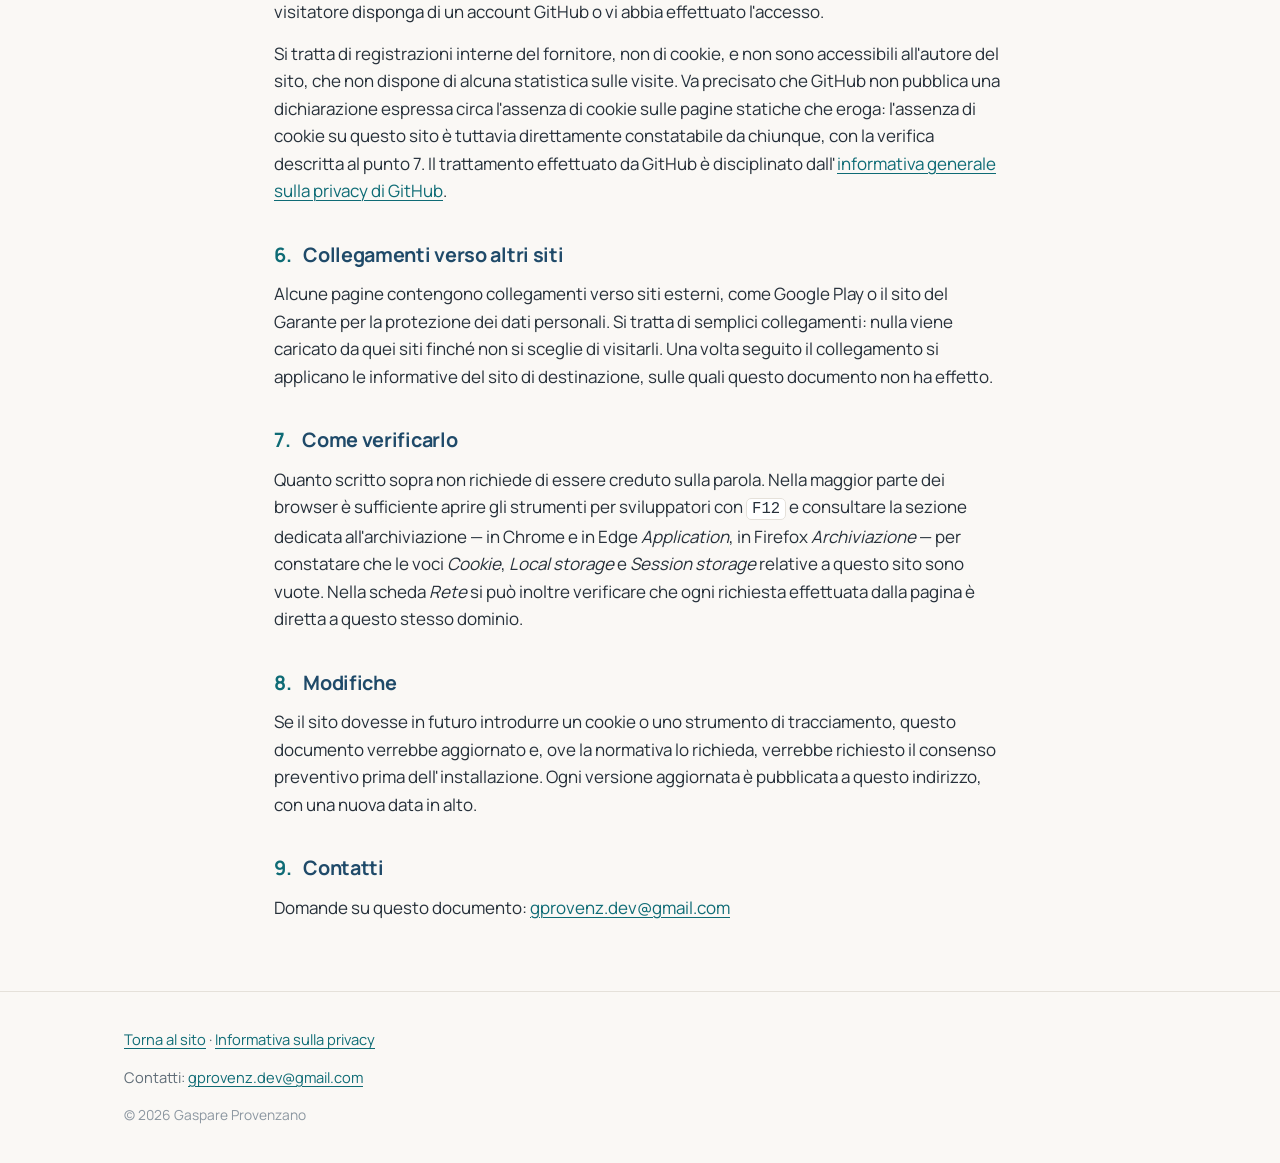
<file: cookie.html>
<!doctype html>
<html lang="it">
<head>
<meta charset="utf-8">
<meta name="viewport" content="width=device-width, initial-scale=1">
<title>Cookie policy · Emimate</title>
<meta name="description" content="Il sito emimate.it non utilizza cookie, né tecnici né di profilazione, e non ricorre a tecnologie equivalenti. Nessun banner di consenso, perché non c'è nulla da consentire.">
<link rel="alternate" hreflang="it" href="cookie.html">
<link rel="alternate" hreflang="en" href="en/cookie.html">
<link rel="icon" href="logo.svg" type="image/svg+xml">
<link rel="stylesheet" href="assets/style.css">
</head>
<body>

<header class="masthead">
  <div class="wrap">
    <a class="brand" href="./">
      <img src="logo.svg" alt="" width="38" height="38">
      <span>emimate</span>
    </a>
    <nav class="langs" aria-label="Lingua">
      <span aria-current="page">Italiano</span>
      <a href="en/cookie.html" hreflang="en">English</a>
    </nav>
  </div>
</header>

<main>
  <article class="legal">
    <div class="wrap">
      <h1>Cookie policy</h1>
      <p class="updated">In vigore dal 1º settembre 2026 · Si applica al sito emimate.it</p>
      <p class="lead"><strong>Questo sito non utilizza cookie.</strong> Non ne installa di propri,
      non ne consente a terzi e non ricorre ad alcuna tecnologia equivalente. Per questo motivo non
      viene mostrato alcun banner di consenso: non esiste nulla da accettare o rifiutare.</p>

      <h2><span class="num">1.</span> Oggetto di questo documento</h2>
      <p>Questo documento riguarda il <strong>sito web</strong> emimate.it, ossia le pagine che si
      stanno leggendo in questo momento. L'applicazione Emimate per Android è un programma distinto,
      con un proprio trattamento dei dati, descritto nell'<a href="privacy.html">informativa sulla
      privacy</a>. In sintesi: l'app non richiede nemmeno il permesso di accedere a Internet e non
      trasmette nulla ad alcun server.</p>

      <h2><span class="num">2.</span> Nessun cookie, di nessun tipo</h2>
      <p>Non sono utilizzati cookie tecnici, cookie analitici, cookie di profilazione o
      pubblicitari, né di prima né di terza parte. Il sito è composto da pagine statiche che non
      richiedono un'autenticazione, non conservano una sessione, non hanno moduli da compilare e non
      hanno preferenze da ricordare fra una visita e l'altra: non esiste alcuna funzione che
      richieda un cookie per funzionare.</p>
      <p>La normativa richiede il consenso preventivo dell'utente solo in presenza di cookie o di
      strumenti di tracciamento equivalenti. In assenza degli uni e degli altri non vi è alcun
      consenso da raccogliere, e un banner che lo chiedesse sarebbe privo di oggetto.</p>

      <h2><span class="num">3.</span> Nessuna tecnologia equivalente</h2>
      <p>L'assenza di cookie non viene compensata da altri strumenti. Il sito non utilizza
      <code>localStorage</code> o <code>sessionStorage</code>, non impiega tecniche di
      <em>fingerprinting</em> del browser o del dispositivo, non incorpora pixel di tracciamento,
      web beacon, mappe, video o pulsanti di condivisione di social network.</p>
      <p>Ogni file necessario a visualizzare queste pagine — il foglio di stile, il carattere
      tipografico, il logo e le immagini — è ospitato su questo stesso sito. Il carattere Manrope,
      in particolare, è servito da qui e non da Google Fonts proprio per evitare che l'indirizzo IP
      di chi visita la pagina venga comunicato a un fornitore esterno. Il risultato è che
      <strong>nessun soggetto terzo viene a conoscenza della visita</strong>.</p>

      <h2><span class="num">4.</span> L'unico script presente</h2>
      <p>Le due pagine di presentazione caricano un solo file JavaScript,
      <code>assets/promo.js</code>, che serve a calcolare quanti giorni mancano alla pubblicazione
      dell'app su Google Play e a scrivere quel numero nella fascia in alto.</p>
      <p>Lo script legge esclusivamente la data impostata sul dispositivo, sostituisce una frase
      nella pagina e termina. Non scrive cookie, non utilizza alcuna forma di archiviazione locale,
      non apre connessioni di rete e non trasmette nulla ad alcuna destinazione. È servito da questo
      sito, è lungo poche righe ed è leggibile per intero all'indirizzo
      <a href="assets/promo.js">assets/promo.js</a>.</p>

      <h2><span class="num">5.</span> Hosting</h2>
      <p>Il sito è ospitato su GitHub Pages, servizio di GitHub, Inc. La documentazione del servizio
      dichiara espressamente che, alla visita di un sito ospitato su GitHub Pages, l'indirizzo IP del
      visitatore <a href="https://docs.github.com/en/pages/getting-started-with-github-pages/what-is-github-pages">viene
      registrato e conservato per finalità di sicurezza</a>, a prescindere dal fatto che il
      visitatore disponga di un account GitHub o vi abbia effettuato l'accesso.</p>
      <p>Si tratta di registrazioni interne del fornitore, non di cookie, e non sono accessibili
      all'autore del sito, che non dispone di alcuna statistica sulle visite. Va precisato che
      GitHub non pubblica una dichiarazione espressa circa l'assenza di cookie sulle pagine statiche
      che eroga: l'assenza di cookie su questo sito è tuttavia direttamente constatabile da
      chiunque, con la verifica descritta al punto 7. Il trattamento effettuato da GitHub è
      disciplinato dall'<a href="https://docs.github.com/en/site-policy/privacy-policies/github-general-privacy-statement">informativa
      generale sulla privacy di GitHub</a>.</p>

      <h2><span class="num">6.</span> Collegamenti verso altri siti</h2>
      <p>Alcune pagine contengono collegamenti verso siti esterni, come Google Play o il sito del
      Garante per la protezione dei dati personali. Si tratta di semplici collegamenti: nulla viene
      caricato da quei siti finché non si sceglie di visitarli. Una volta seguito il collegamento si
      applicano le informative del sito di destinazione, sulle quali questo documento non ha
      effetto.</p>

      <h2><span class="num">7.</span> Come verificarlo</h2>
      <p>Quanto scritto sopra non richiede di essere creduto sulla parola. Nella maggior parte dei
      browser è sufficiente aprire gli strumenti per sviluppatori con <code>F12</code> e consultare
      la sezione dedicata all'archiviazione — in Chrome e in Edge <em>Application</em>, in Firefox
      <em>Archiviazione</em> — per constatare che le voci <em>Cookie</em>, <em>Local storage</em> e
      <em>Session storage</em> relative a questo sito sono vuote. Nella scheda <em>Rete</em> si può
      inoltre verificare che ogni richiesta effettuata dalla pagina è diretta a questo stesso
      dominio.</p>

      <h2><span class="num">8.</span> Modifiche</h2>
      <p>Se il sito dovesse in futuro introdurre un cookie o uno strumento di tracciamento, questo
      documento verrebbe aggiornato e, ove la normativa lo richieda, verrebbe richiesto il consenso
      preventivo prima dell'installazione. Ogni versione aggiornata è pubblicata a questo indirizzo,
      con una nuova data in alto.</p>

      <h2><span class="num">9.</span> Contatti</h2>
      <p>Domande su questo documento:
      <a href="mailto:gprovenz.dev@gmail.com">gprovenz.dev@gmail.com</a></p>
    </div>
  </article>
</main>

<footer>
  <div class="wrap">
    <p><a href="./">Torna al sito</a> · <a href="privacy.html">Informativa sulla privacy</a></p>
    <p>Contatti: <a href="mailto:gprovenz.dev@gmail.com">gprovenz.dev@gmail.com</a></p>
    <p class="copyright">© 2026 Gaspare Provenzano</p>
  </div>
</footer>

</body>
</html>
</file>
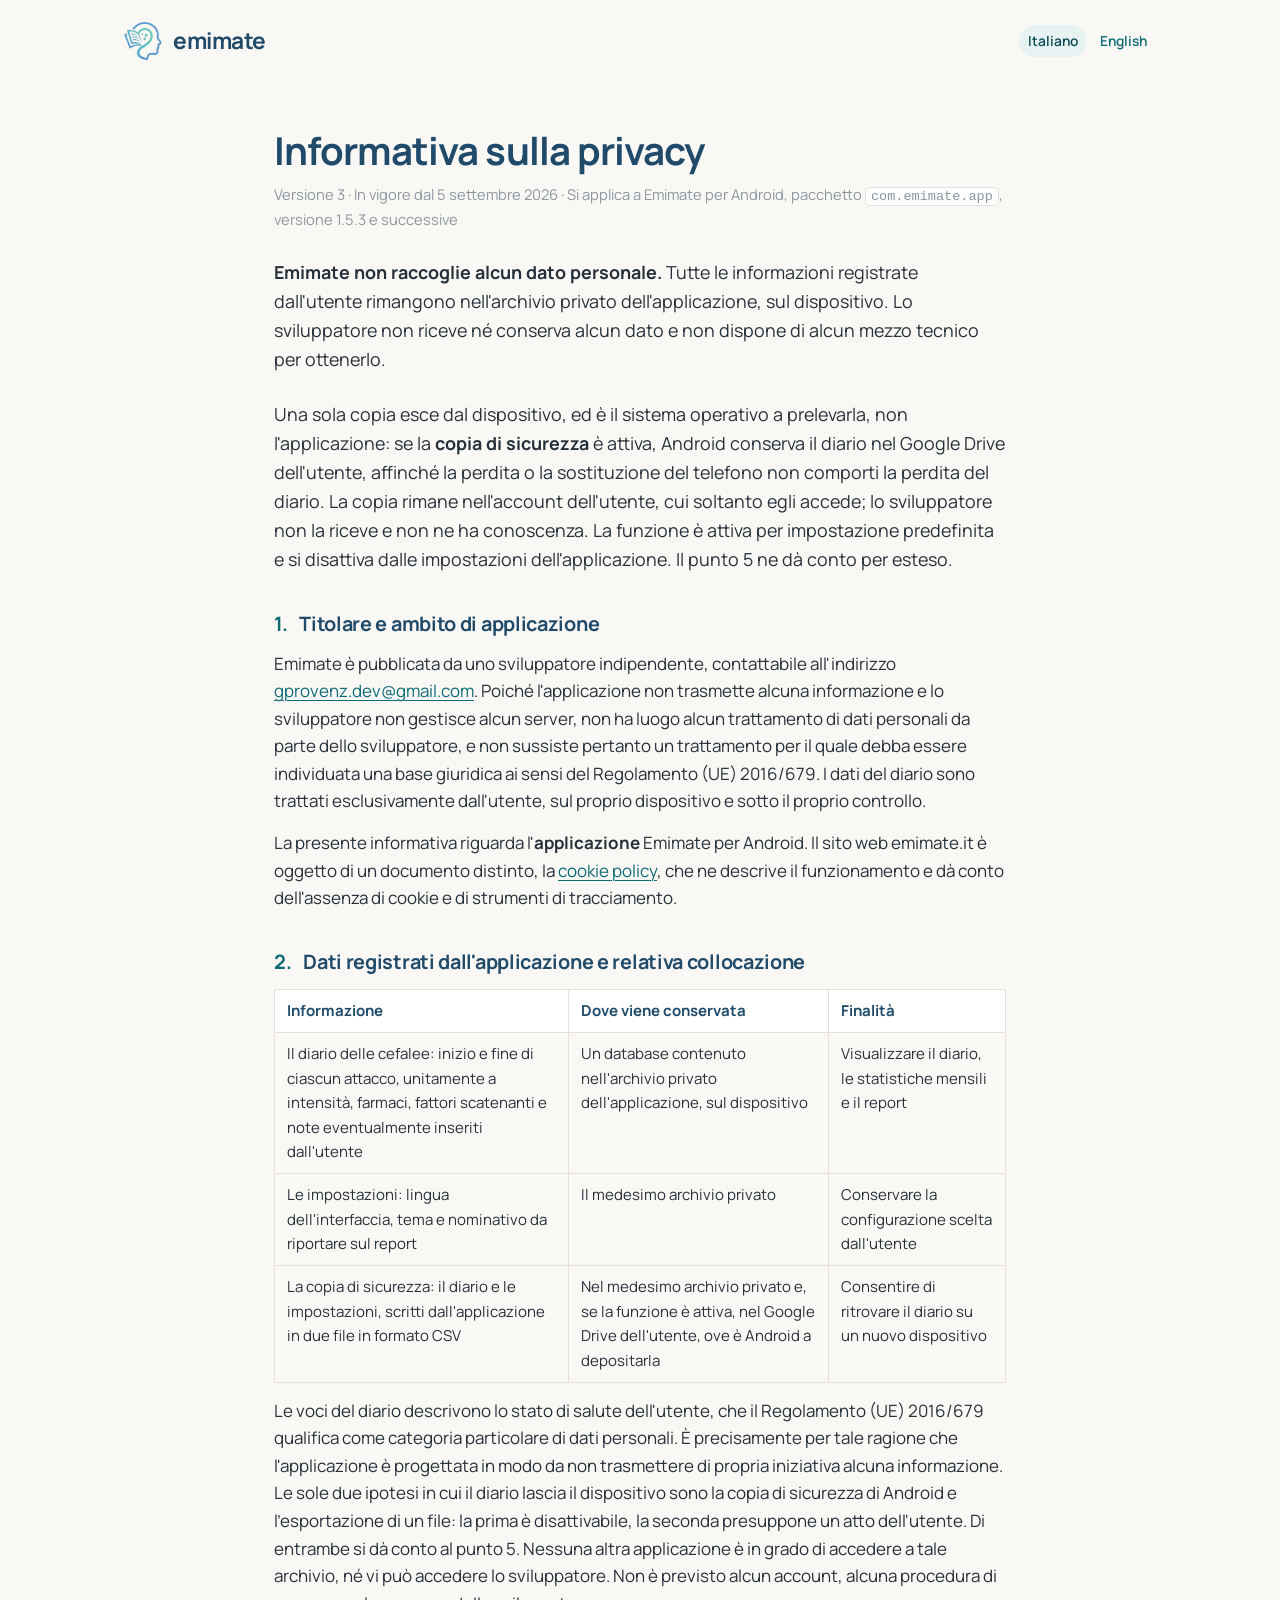
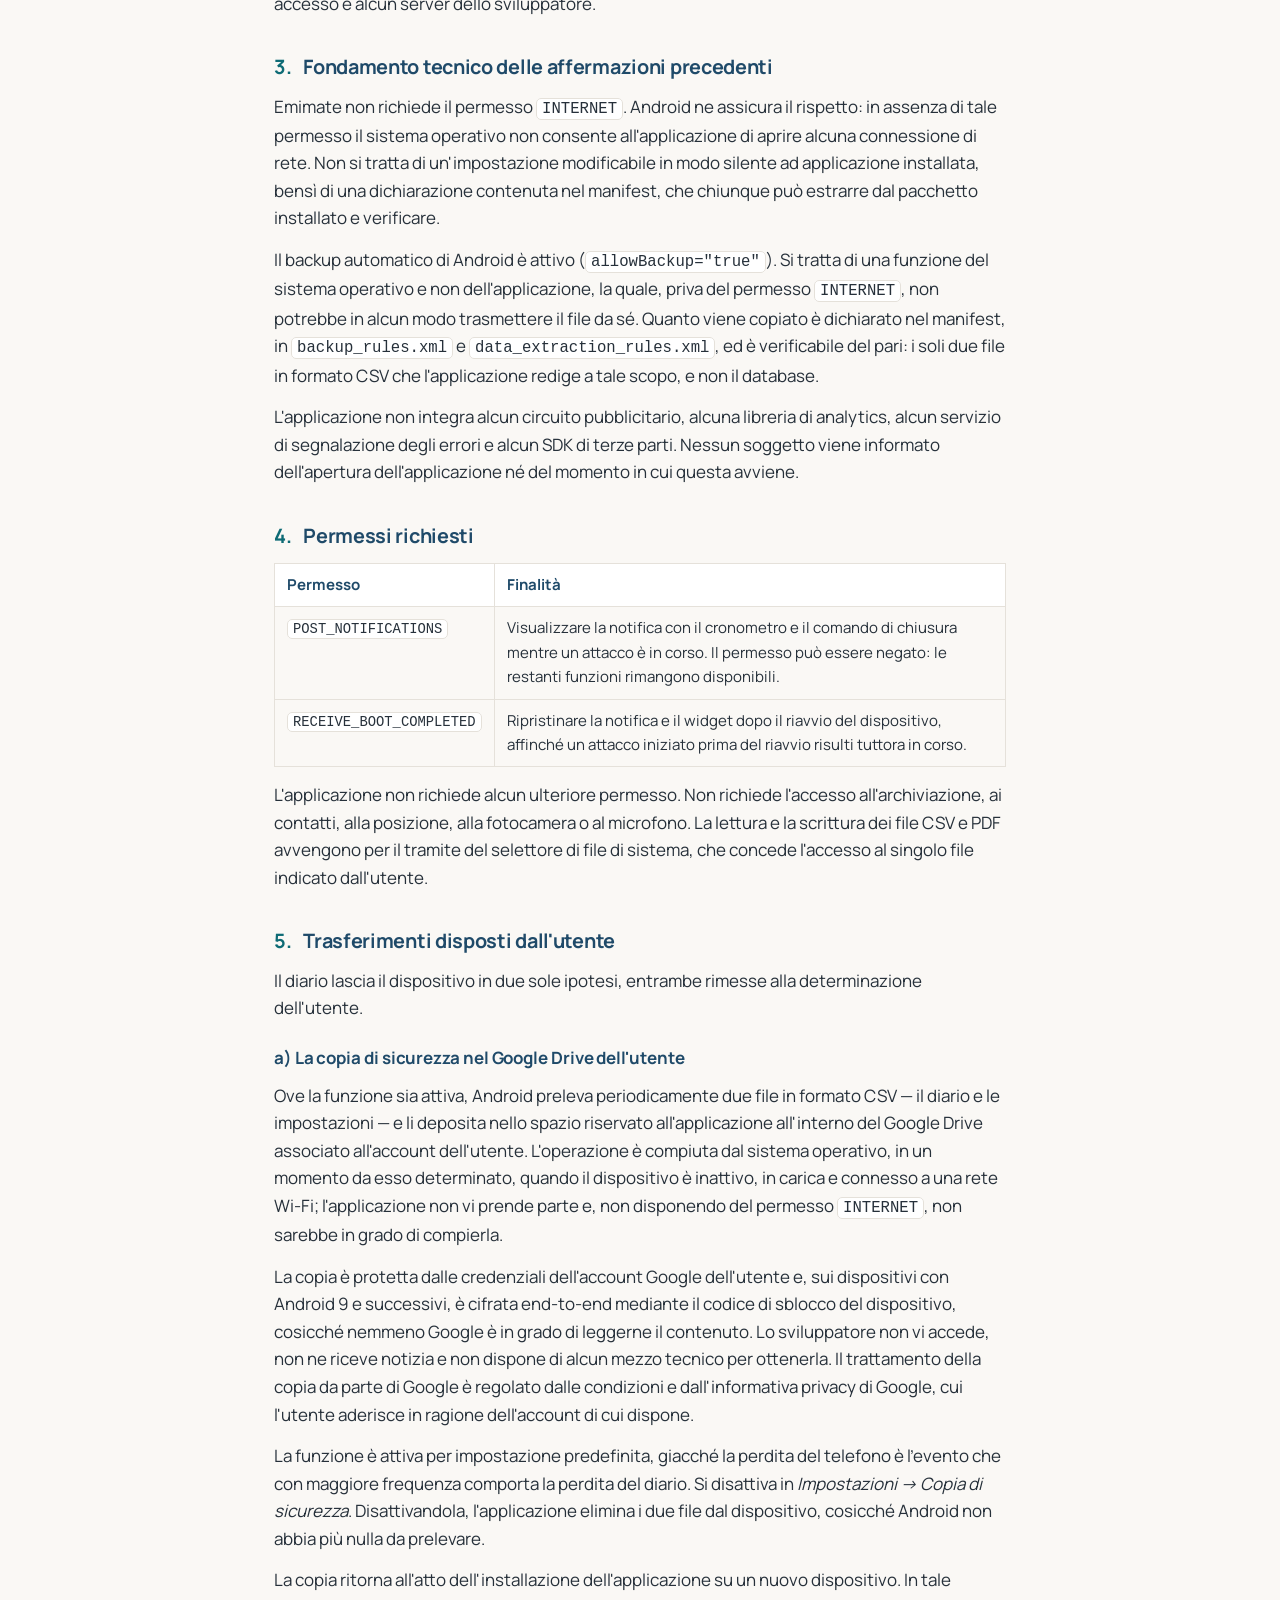
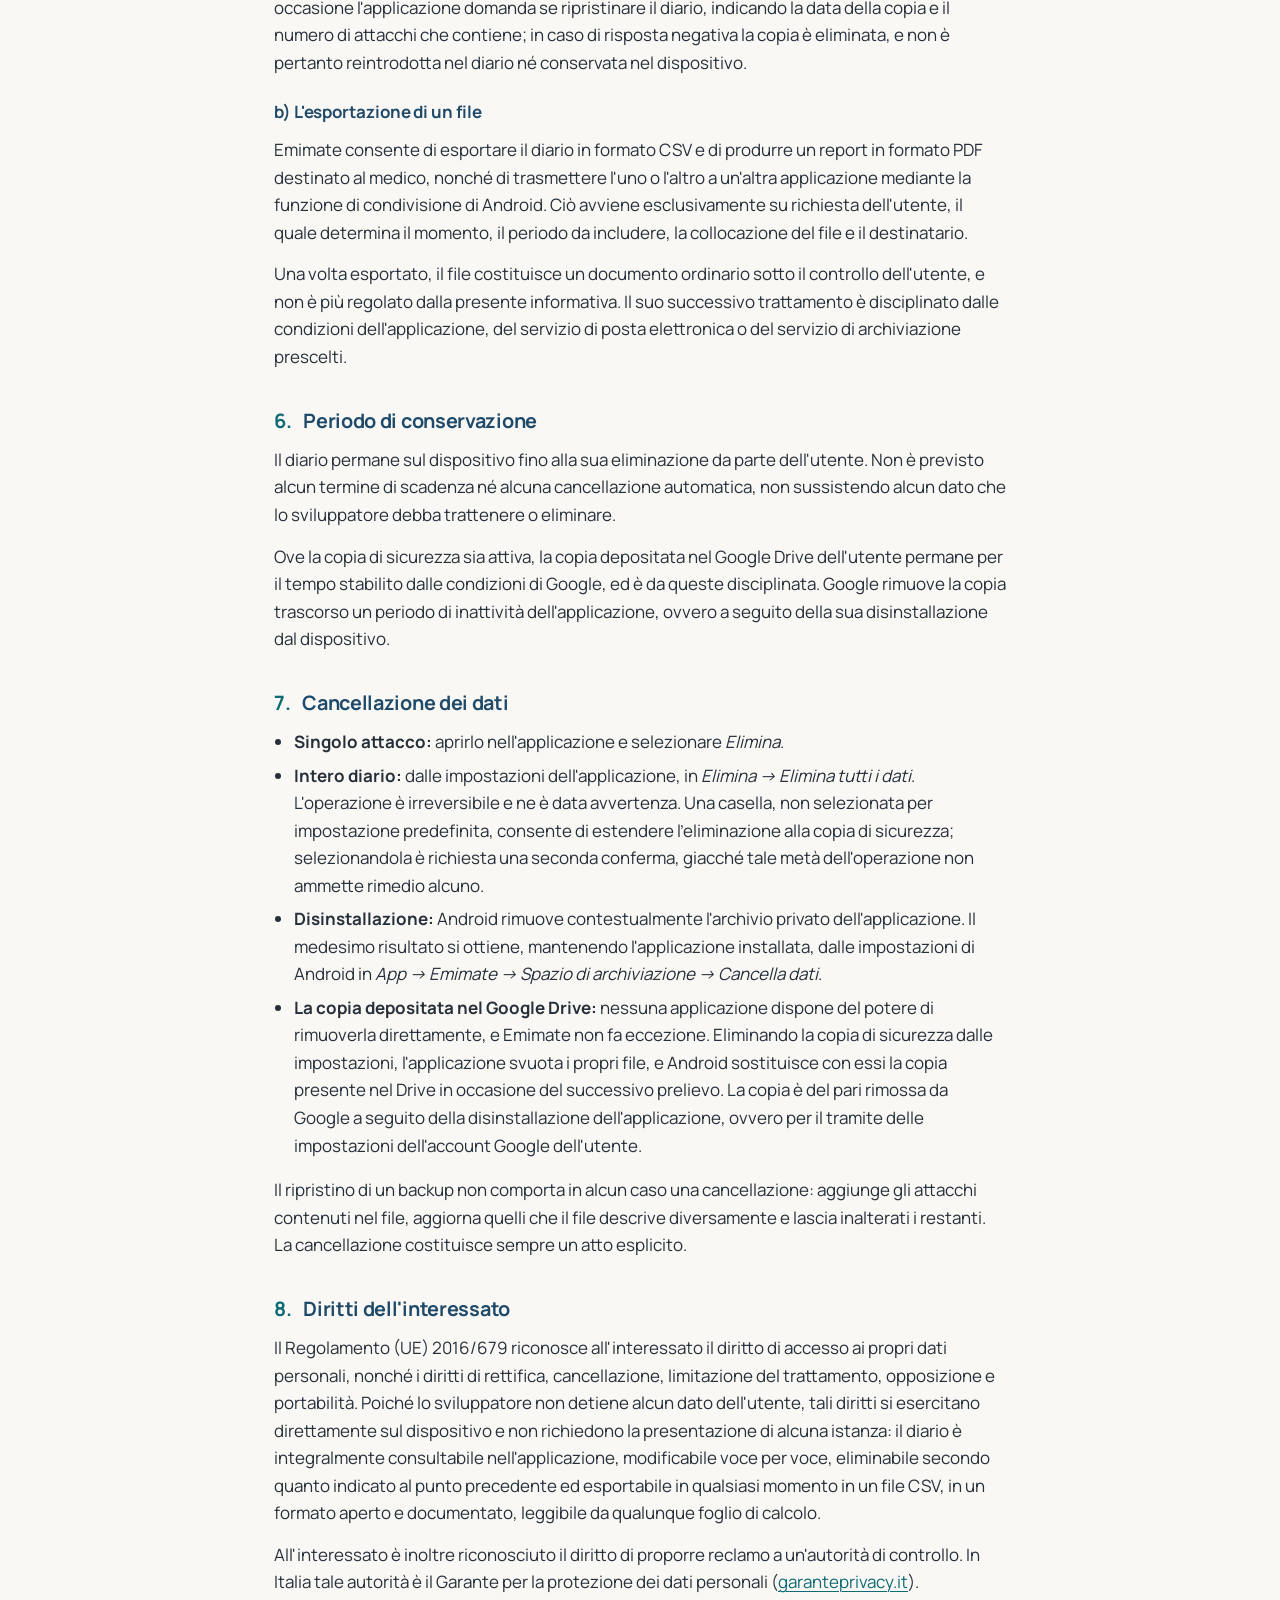
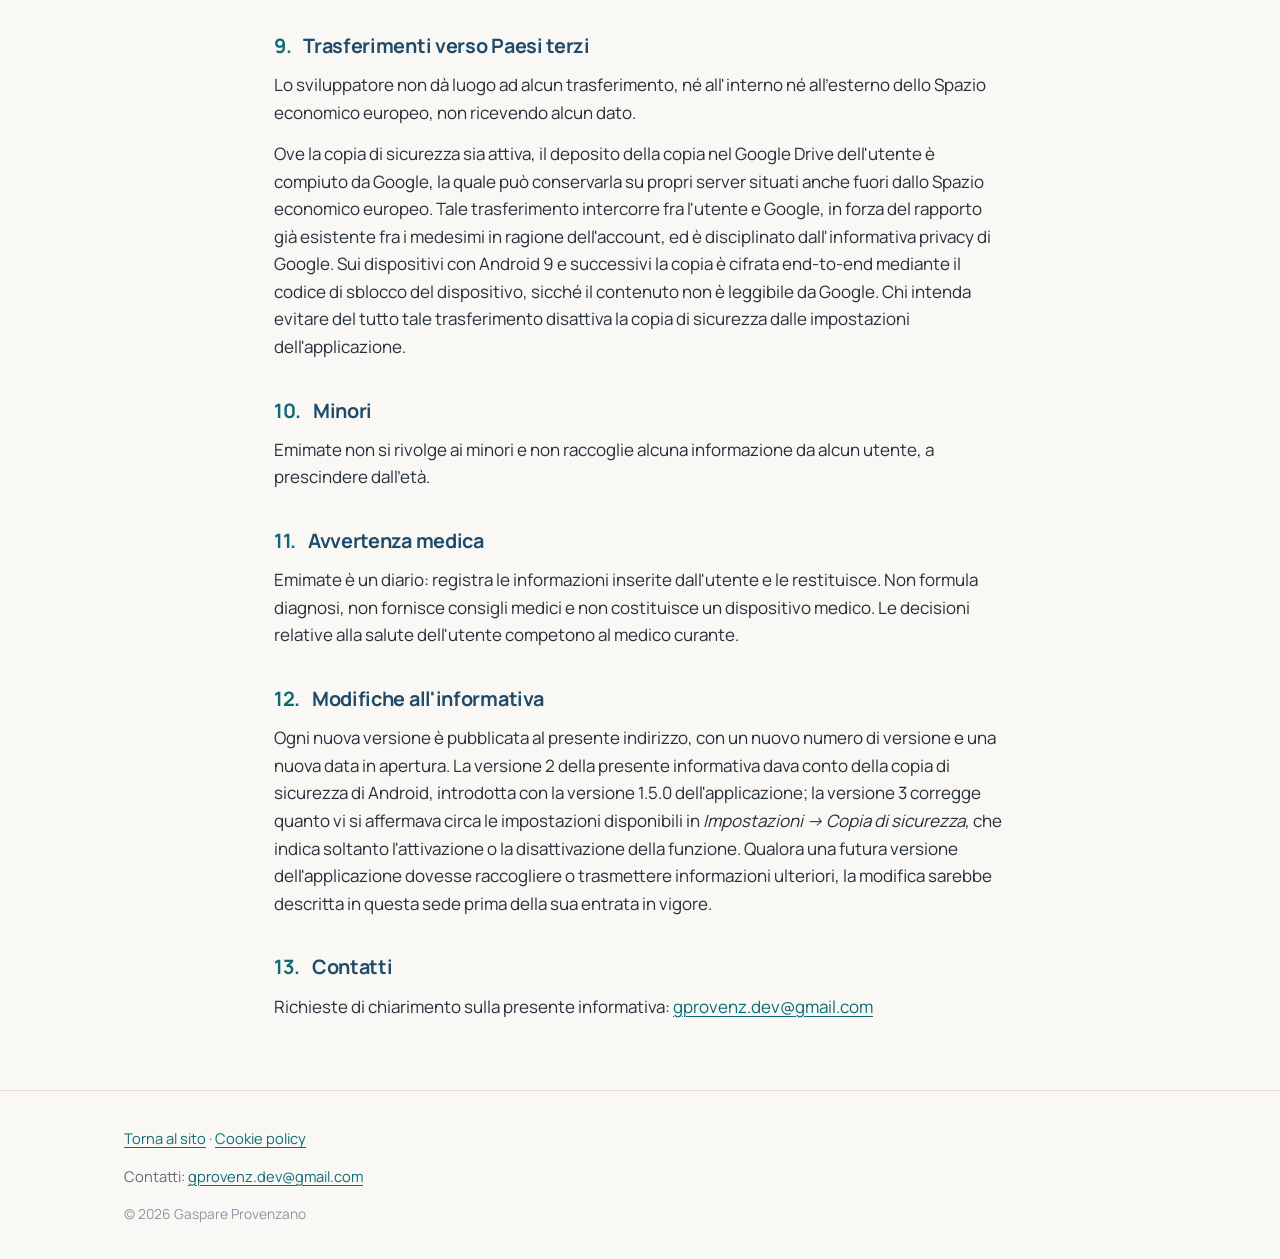
<file: privacy.html>
<!doctype html>
<html lang="it">
<head>
<meta charset="utf-8">
<meta name="viewport" content="width=device-width, initial-scale=1">
<title>Informativa sulla privacy · Emimate</title>
<meta name="description" content="Che cosa Emimate conserva e dove: tutto resta sul dispositivo. L'applicazione non richiede il permesso di accedere a Internet.">
<link rel="alternate" hreflang="it" href="privacy.html">
<link rel="alternate" hreflang="en" href="en/privacy.html">
<link rel="icon" href="logo.svg" type="image/svg+xml">
<link rel="stylesheet" href="assets/style.css">
</head>
<body>

<header class="masthead">
  <div class="wrap">
    <a class="brand" href="./">
      <img src="logo.svg" alt="" width="38" height="38">
      <span>emimate</span>
    </a>
    <nav class="langs" aria-label="Lingua">
      <span aria-current="page">Italiano</span>
      <a href="en/privacy.html" hreflang="en">English</a>
    </nav>
  </div>
</header>

<main>
  <article class="legal">
    <div class="wrap">
      <h1>Informativa sulla privacy</h1>
      <p class="updated">Versione 3 · In vigore dal 5 settembre 2026 · Si applica a Emimate per
Android, pacchetto <code>com.emimate.app</code>, versione 1.5.3 e successive</p>
      <p class="lead"><strong>Emimate non raccoglie alcun dato personale.</strong> Tutte le
      informazioni registrate dall'utente rimangono nell'archivio privato dell'applicazione, sul
      dispositivo. Lo sviluppatore non riceve né conserva alcun dato e non dispone di alcun mezzo
      tecnico per ottenerlo.</p>
      <p class="lead">Una sola copia esce dal dispositivo, ed è il sistema operativo a prelevarla,
      non l'applicazione: se la <strong>copia di sicurezza</strong> è attiva, Android conserva il
      diario nel Google Drive dell'utente, affinché la perdita o la sostituzione del telefono non
      comporti la perdita del diario. La copia rimane nell'account dell'utente, cui soltanto egli
      accede; lo sviluppatore non la riceve e non ne ha conoscenza. La funzione è attiva per
      impostazione predefinita e si disattiva dalle impostazioni dell'applicazione. Il punto 5 ne
      dà conto per esteso.</p>

      <h2><span class="num">1.</span> Titolare e ambito di applicazione</h2>
      <p>Emimate è pubblicata da uno sviluppatore indipendente, contattabile all'indirizzo
      <a href="mailto:gprovenz.dev@gmail.com">gprovenz.dev@gmail.com</a>. Poiché l'applicazione non
      trasmette alcuna informazione e lo sviluppatore non gestisce alcun server, non ha luogo alcun
      trattamento di dati personali da parte dello sviluppatore, e non sussiste pertanto un
      trattamento per il quale debba essere individuata una base giuridica ai sensi del Regolamento
      (UE) 2016/679. I dati del diario sono trattati esclusivamente dall'utente, sul proprio
      dispositivo e sotto il proprio controllo.</p>
      <p>La presente informativa riguarda l'<strong>applicazione</strong> Emimate per Android. Il
      sito web emimate.it è oggetto di un documento distinto, la
      <a href="cookie.html">cookie policy</a>, che ne descrive il funzionamento e dà conto
      dell'assenza di cookie e di strumenti di tracciamento.</p>

      <h2><span class="num">2.</span> Dati registrati dall'applicazione e relativa collocazione</h2>
      <div class="scroll">
      <table>
        <tr><th>Informazione</th><th>Dove viene conservata</th><th>Finalità</th></tr>
        <tr>
          <td>Il diario delle cefalee: inizio e fine di ciascun attacco, unitamente a intensità,
              farmaci, fattori scatenanti e note eventualmente inseriti dall'utente</td>
          <td>Un database contenuto nell'archivio privato dell'applicazione, sul dispositivo</td>
          <td>Visualizzare il diario, le statistiche mensili e il report</td>
        </tr>
        <tr>
          <td>Le impostazioni: lingua dell'interfaccia, tema e nominativo da riportare sul
              report</td>
          <td>Il medesimo archivio privato</td>
          <td>Conservare la configurazione scelta dall'utente</td>
        </tr>
        <tr>
          <td>La copia di sicurezza: il diario e le impostazioni, scritti dall'applicazione in due
              file in formato CSV</td>
          <td>Nel medesimo archivio privato e, se la funzione è attiva, nel Google Drive
              dell'utente, ove è Android a depositarla</td>
          <td>Consentire di ritrovare il diario su un nuovo dispositivo</td>
        </tr>
      </table>
      </div>
      <p>Le voci del diario descrivono lo stato di salute dell'utente, che il Regolamento (UE)
      2016/679 qualifica come categoria particolare di dati personali. È precisamente per tale
      ragione che l'applicazione è progettata in modo da non trasmettere di propria iniziativa
      alcuna informazione. Le sole due ipotesi in cui il diario lascia il dispositivo sono la copia
      di sicurezza di Android e l'esportazione di un file: la prima è disattivabile, la seconda
      presuppone un atto dell'utente. Di entrambe si dà conto al punto 5. Nessuna altra
      applicazione è in grado di accedere a tale archivio, né vi può accedere lo sviluppatore. Non è
      previsto alcun account, alcuna procedura di accesso e alcun server dello sviluppatore.</p>

      <h2><span class="num">3.</span> Fondamento tecnico delle affermazioni precedenti</h2>
      <p>Emimate non richiede il permesso <code>INTERNET</code>. Android ne assicura il rispetto: in
      assenza di tale permesso il sistema operativo non consente all'applicazione di aprire alcuna
      connessione di rete. Non si tratta di un'impostazione modificabile in modo silente ad
      applicazione installata, bensì di una dichiarazione contenuta nel manifest, che chiunque può
      estrarre dal pacchetto installato e verificare.</p>
      <p>Il backup automatico di Android è attivo (<code>allowBackup="true"</code>). Si tratta di
      una funzione del sistema operativo e non dell'applicazione, la quale, priva del permesso
      <code>INTERNET</code>, non potrebbe in alcun modo trasmettere il file da sé. Quanto viene
      copiato è dichiarato nel manifest, in <code>backup_rules.xml</code> e
      <code>data_extraction_rules.xml</code>, ed è verificabile del pari: i soli due file in
      formato CSV che l'applicazione redige a tale scopo, e non il database.</p>
      <p>L'applicazione non integra alcun circuito pubblicitario, alcuna libreria di analytics,
      alcun servizio di segnalazione degli errori e alcun SDK di terze parti. Nessun soggetto viene
      informato dell'apertura dell'applicazione né del momento in cui questa avviene.</p>

      <h2><span class="num">4.</span> Permessi richiesti</h2>
      <div class="scroll">
      <table>
        <tr><th>Permesso</th><th>Finalità</th></tr>
        <tr>
          <td><code>POST_NOTIFICATIONS</code></td>
          <td>Visualizzare la notifica con il cronometro e il comando di chiusura mentre un attacco
              è in corso. Il permesso può essere negato: le restanti funzioni rimangono
              disponibili.</td>
        </tr>
        <tr>
          <td><code>RECEIVE_BOOT_COMPLETED</code></td>
          <td>Ripristinare la notifica e il widget dopo il riavvio del dispositivo, affinché un
              attacco iniziato prima del riavvio risulti tuttora in corso.</td>
        </tr>
      </table>
      </div>
      <p>L'applicazione non richiede alcun ulteriore permesso. Non richiede l'accesso
      all'archiviazione, ai contatti, alla posizione, alla fotocamera o al microfono. La lettura e
      la scrittura dei file CSV e PDF avvengono per il tramite del selettore di file di sistema, che
      concede l'accesso al singolo file indicato dall'utente.</p>

      <h2><span class="num">5.</span> Trasferimenti disposti dall'utente</h2>
      <p>Il diario lascia il dispositivo in due sole ipotesi, entrambe rimesse alla determinazione
      dell'utente.</p>

      <h3>a) La copia di sicurezza nel Google Drive dell'utente</h3>
      <p>Ove la funzione sia attiva, Android preleva periodicamente due file in formato CSV — il
      diario e le impostazioni — e li deposita nello spazio riservato all'applicazione all'interno
      del Google Drive associato all'account dell'utente. L'operazione è compiuta dal sistema
      operativo, in un momento da esso determinato, quando il dispositivo è inattivo, in carica e
      connesso a una rete Wi-Fi; l'applicazione non vi prende parte e, non disponendo del permesso
      <code>INTERNET</code>, non sarebbe in grado di compierla.</p>
      <p>La copia è protetta dalle credenziali dell'account Google dell'utente e, sui dispositivi
      con Android 9 e successivi, è cifrata end-to-end mediante il codice di sblocco del
      dispositivo, cosicché nemmeno Google è in grado di leggerne il contenuto. Lo sviluppatore non
      vi accede, non ne riceve notizia e non dispone di alcun mezzo tecnico per ottenerla. Il
      trattamento della copia da parte di Google è regolato dalle condizioni e dall'informativa
      privacy di Google, cui l'utente aderisce in ragione dell'account di cui dispone.</p>
      <p>La funzione è attiva per impostazione predefinita, giacché la perdita del telefono è
      l'evento che con maggiore frequenza comporta la perdita del diario. Si disattiva in
      <em>Impostazioni → Copia di sicurezza</em>. Disattivandola, l'applicazione elimina i due file
      dal dispositivo, cosicché Android non abbia più nulla da prelevare.</p>
      <p>La copia ritorna all'atto dell'installazione dell'applicazione su un nuovo dispositivo.
      In tale occasione l'applicazione domanda se ripristinare il diario, indicando la data della
      copia e il numero di attacchi che contiene; in caso di risposta negativa la copia è
      eliminata, e non è pertanto reintrodotta nel diario né conservata nel dispositivo.</p>

      <h3>b) L'esportazione di un file</h3>
      <p>Emimate consente di esportare il diario in formato CSV e di produrre un report in formato
      PDF destinato al medico, nonché di trasmettere l'uno o l'altro a un'altra applicazione
      mediante la funzione di condivisione di Android. Ciò avviene esclusivamente su richiesta
      dell'utente, il quale determina il momento, il periodo da includere, la collocazione del file
      e il destinatario.</p>
      <p>Una volta esportato, il file costituisce un documento ordinario sotto il controllo
      dell'utente, e non è più regolato dalla presente informativa. Il suo successivo trattamento è
      disciplinato dalle condizioni dell'applicazione, del servizio di posta elettronica o del
      servizio di archiviazione prescelti.</p>

      <h2><span class="num">6.</span> Periodo di conservazione</h2>
      <p>Il diario permane sul dispositivo fino alla sua eliminazione da parte dell'utente. Non è
      previsto alcun termine di scadenza né alcuna cancellazione automatica, non sussistendo alcun
      dato che lo sviluppatore debba trattenere o eliminare.</p>
      <p>Ove la copia di sicurezza sia attiva, la copia depositata nel Google Drive dell'utente
      permane per il tempo stabilito dalle condizioni di Google, ed è da queste disciplinata. Google
      rimuove la copia trascorso un periodo di inattività dell'applicazione, ovvero
      a seguito della sua disinstallazione dal dispositivo.</p>

      <h2><span class="num">7.</span> Cancellazione dei dati</h2>
      <ul>
        <li><strong>Singolo attacco:</strong> aprirlo nell'applicazione e selezionare
            <em>Elimina</em>.</li>
        <li><strong>Intero diario:</strong> dalle impostazioni dell'applicazione, in
            <em>Elimina → Elimina tutti i dati</em>. L'operazione è irreversibile e ne è data
            avvertenza. Una casella, non selezionata per impostazione predefinita, consente di
            estendere l'eliminazione alla copia di sicurezza; selezionandola è richiesta una
            seconda conferma, giacché tale metà dell'operazione non ammette rimedio alcuno.</li>
        <li><strong>Disinstallazione:</strong> Android rimuove contestualmente l'archivio privato
            dell'applicazione. Il medesimo risultato si ottiene, mantenendo l'applicazione
            installata, dalle impostazioni di Android in <em>App → Emimate → Spazio di
            archiviazione → Cancella dati</em>.</li>
        <li><strong>La copia depositata nel Google Drive:</strong> nessuna applicazione dispone del
            potere di rimuoverla direttamente, e Emimate non fa eccezione. Eliminando la copia di
            sicurezza dalle impostazioni, l'applicazione svuota i propri file, e Android sostituisce
            con essi la copia presente nel Drive in occasione del successivo prelievo. La copia è
            del pari rimossa da Google a seguito della disinstallazione dell'applicazione, ovvero
            per il tramite delle impostazioni dell'account Google dell'utente.</li>
      </ul>
      <p>Il ripristino di un backup non comporta in alcun caso una cancellazione: aggiunge gli
      attacchi contenuti nel file, aggiorna quelli che il file descrive diversamente e lascia
      inalterati i restanti. La cancellazione costituisce sempre un atto esplicito.</p>

      <h2><span class="num">8.</span> Diritti dell'interessato</h2>
      <p>Il Regolamento (UE) 2016/679 riconosce all'interessato il diritto di accesso ai propri dati
      personali, nonché i diritti di rettifica, cancellazione, limitazione del trattamento,
      opposizione e portabilità. Poiché lo sviluppatore non detiene alcun dato dell'utente, tali
      diritti si esercitano direttamente sul dispositivo e non richiedono la presentazione di
      alcuna istanza: il diario è integralmente consultabile nell'applicazione, modificabile voce
      per voce, eliminabile secondo quanto indicato al punto precedente ed esportabile in qualsiasi
      momento in un file CSV, in un formato aperto e documentato, leggibile da qualunque foglio di
      calcolo.</p>
      <p>All'interessato è inoltre riconosciuto il diritto di proporre reclamo a un'autorità di
      controllo. In Italia tale autorità è il Garante per la protezione dei dati personali
      (<a href="https://www.garanteprivacy.it">garanteprivacy.it</a>).</p>

      <h2><span class="num">9.</span> Trasferimenti verso Paesi terzi</h2>
      <p>Lo sviluppatore non dà luogo ad alcun trasferimento, né all'interno né all'esterno dello
      Spazio economico europeo, non ricevendo alcun dato.</p>
      <p>Ove la copia di sicurezza sia attiva, il deposito della copia nel Google Drive dell'utente
      è compiuto da Google, la quale può conservarla su propri server situati anche fuori dallo
      Spazio economico europeo. Tale trasferimento intercorre fra l'utente e Google, in forza del
      rapporto già esistente fra i medesimi in ragione dell'account, ed è disciplinato
      dall'informativa privacy di Google. Sui dispositivi con Android 9 e successivi la copia è
      cifrata end-to-end mediante il codice di sblocco del dispositivo, sicché il contenuto non è
      leggibile da Google. Chi intenda evitare del tutto tale trasferimento disattiva la copia di
      sicurezza dalle impostazioni dell'applicazione.</p>

      <h2><span class="num">10.</span> Minori</h2>
      <p>Emimate non si rivolge ai minori e non raccoglie alcuna informazione da alcun utente, a
      prescindere dall'età.</p>

      <h2><span class="num">11.</span> Avvertenza medica</h2>
      <p>Emimate è un diario: registra le informazioni inserite dall'utente e le restituisce. Non
      formula diagnosi, non fornisce consigli medici e non costituisce un dispositivo medico. Le
      decisioni relative alla salute dell'utente competono al medico curante.</p>

      <h2><span class="num">12.</span> Modifiche all'informativa</h2>
      <p>Ogni nuova versione è pubblicata al presente indirizzo, con un nuovo numero di versione e
      una nuova data in apertura. La versione 2 della presente informativa dava conto della copia
      di sicurezza di Android, introdotta con la versione 1.5.0 dell'applicazione; la versione 3
      corregge quanto vi si affermava circa le impostazioni disponibili in
      <em>Impostazioni → Copia di sicurezza</em>, che indica soltanto l'attivazione o la
      disattivazione della funzione. Qualora una futura versione dell'applicazione dovesse
      raccogliere o trasmettere informazioni ulteriori, la modifica sarebbe descritta in questa
      sede prima della sua entrata in vigore.</p>

      <h2><span class="num">13.</span> Contatti</h2>
      <p>Richieste di chiarimento sulla presente informativa:
      <a href="mailto:gprovenz.dev@gmail.com">gprovenz.dev@gmail.com</a></p>
    </div>
  </article>
</main>

<footer>
  <div class="wrap">
    <p><a href="./">Torna al sito</a> · <a href="cookie.html">Cookie policy</a></p>
    <p>Contatti: <a href="mailto:gprovenz.dev@gmail.com">gprovenz.dev@gmail.com</a></p>
    <p class="copyright">© 2026 Gaspare Provenzano</p>
  </div>
</footer>

</body>
</html>
</file>
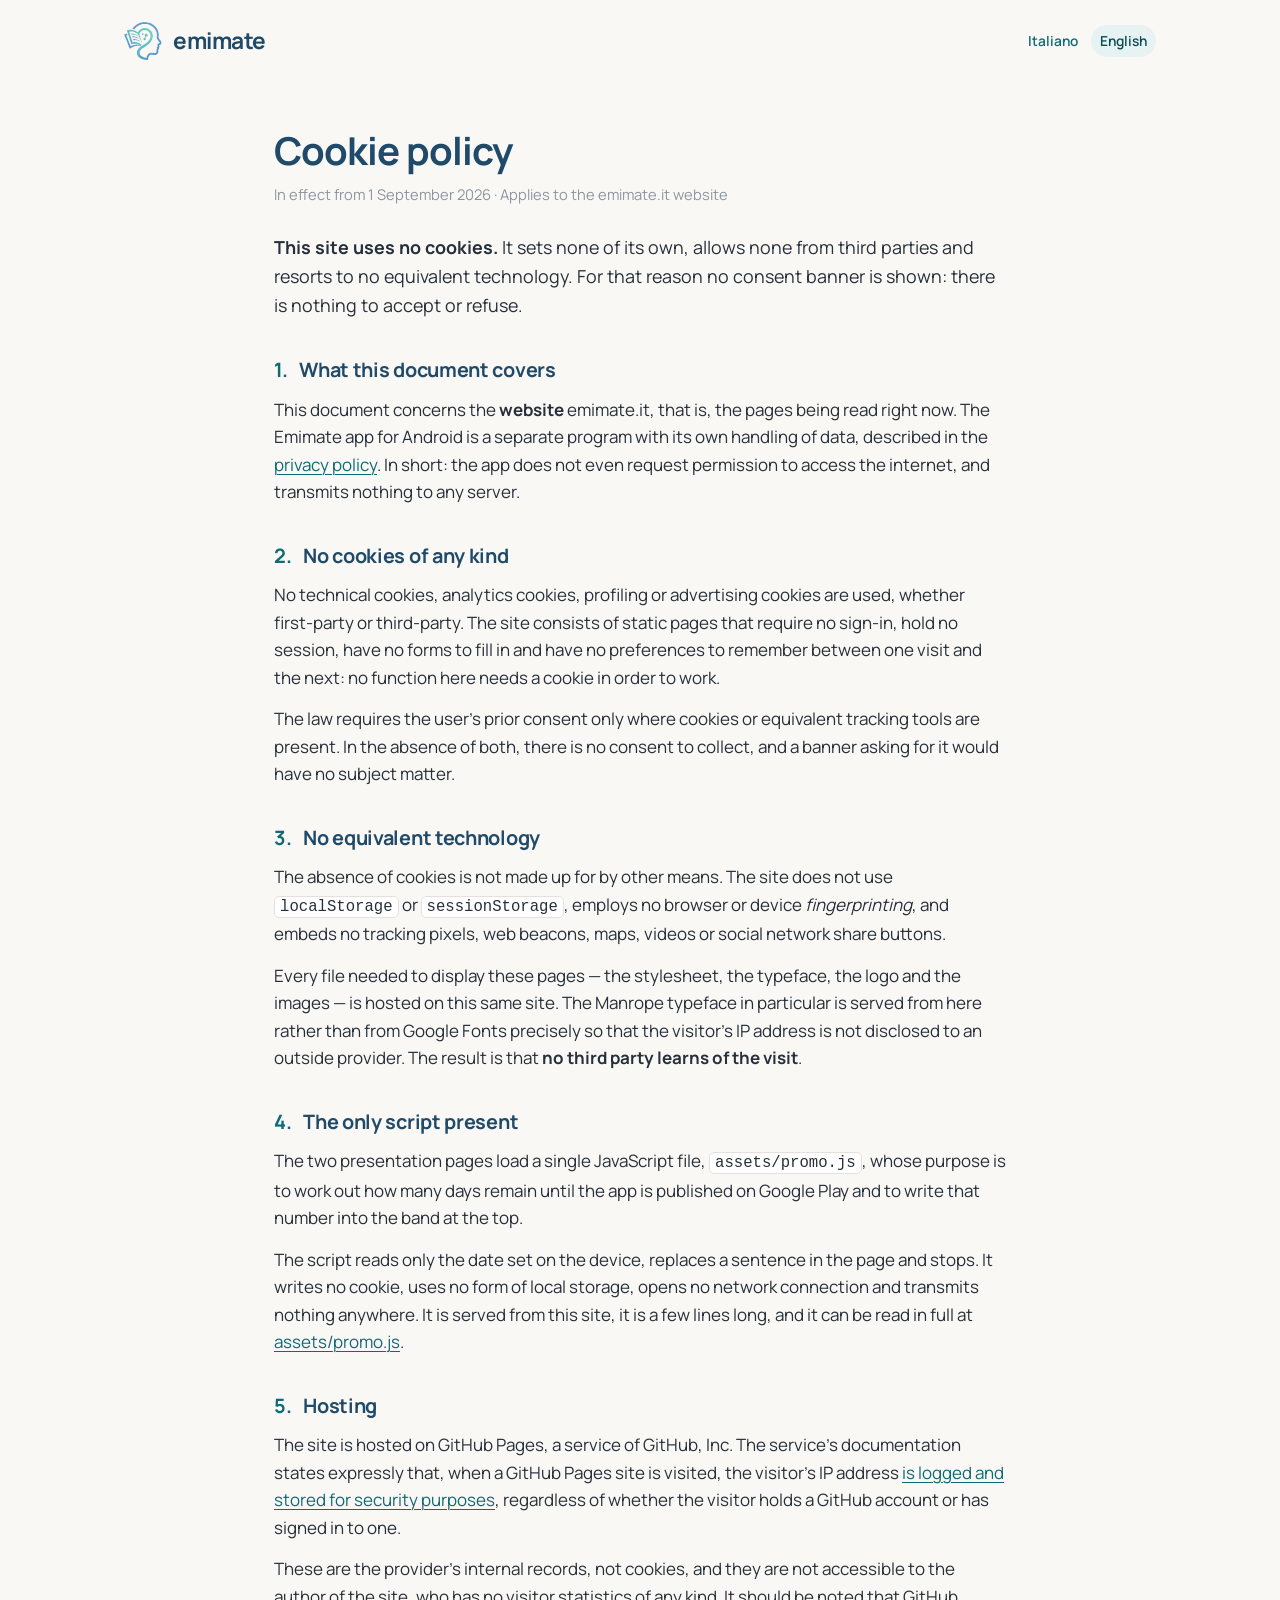
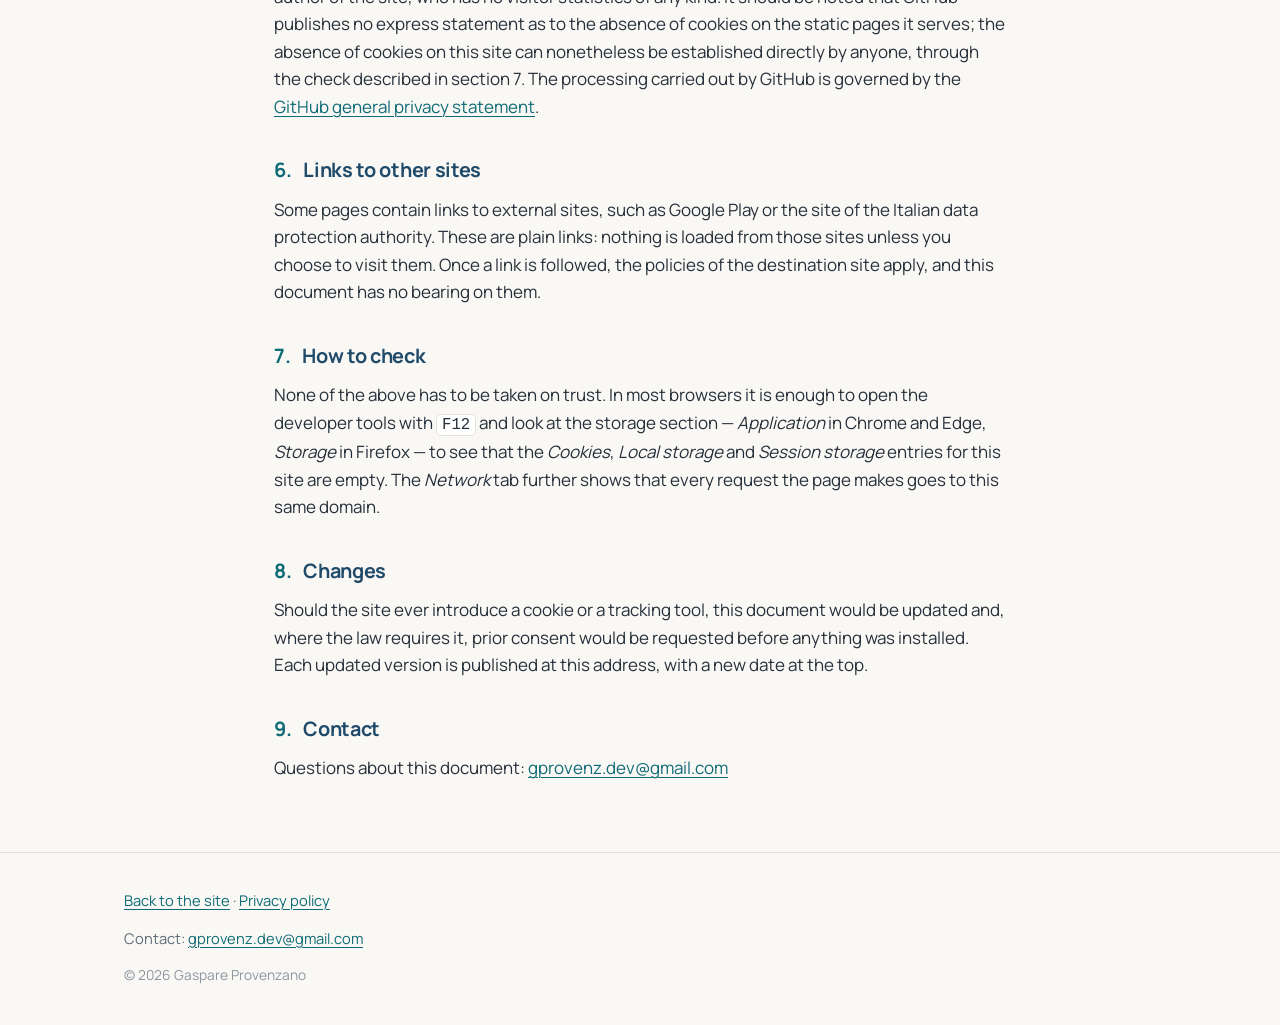
<file: en/cookie.html>
<!doctype html>
<html lang="en">
<head>
<meta charset="utf-8">
<meta name="viewport" content="width=device-width, initial-scale=1">
<title>Cookie policy · Emimate</title>
<meta name="description" content="The emimate.it site uses no cookies, neither technical nor profiling, and resorts to no equivalent technology. No consent banner, because there is nothing to consent to.">
<link rel="alternate" hreflang="it" href="../cookie.html">
<link rel="alternate" hreflang="en" href="cookie.html">
<link rel="icon" href="../logo.svg" type="image/svg+xml">
<link rel="stylesheet" href="../assets/style.css">
</head>
<body>

<header class="masthead">
  <div class="wrap">
    <a class="brand" href="./">
      <img src="../logo.svg" alt="" width="38" height="38">
      <span>emimate</span>
    </a>
    <nav class="langs" aria-label="Language">
      <a href="../cookie.html" hreflang="it">Italiano</a>
      <span aria-current="page">English</span>
    </nav>
  </div>
</header>

<main>
  <article class="legal">
    <div class="wrap">
      <h1>Cookie policy</h1>
      <p class="updated">In effect from 1 September 2026 · Applies to the emimate.it website</p>
      <p class="lead"><strong>This site uses no cookies.</strong> It sets none of its own, allows
      none from third parties and resorts to no equivalent technology. For that reason no consent
      banner is shown: there is nothing to accept or refuse.</p>

      <h2><span class="num">1.</span> What this document covers</h2>
      <p>This document concerns the <strong>website</strong> emimate.it, that is, the pages being
      read right now. The Emimate app for Android is a separate program with its own handling of
      data, described in the <a href="privacy.html">privacy policy</a>. In short: the app does not
      even request permission to access the internet, and transmits nothing to any server.</p>

      <h2><span class="num">2.</span> No cookies of any kind</h2>
      <p>No technical cookies, analytics cookies, profiling or advertising cookies are used, whether
      first-party or third-party. The site consists of static pages that require no sign-in, hold no
      session, have no forms to fill in and have no preferences to remember between one visit and
      the next: no function here needs a cookie in order to work.</p>
      <p>The law requires the user's prior consent only where cookies or equivalent tracking tools
      are present. In the absence of both, there is no consent to collect, and a banner asking for
      it would have no subject matter.</p>

      <h2><span class="num">3.</span> No equivalent technology</h2>
      <p>The absence of cookies is not made up for by other means. The site does not use
      <code>localStorage</code> or <code>sessionStorage</code>, employs no browser or device
      <em>fingerprinting</em>, and embeds no tracking pixels, web beacons, maps, videos or social
      network share buttons.</p>
      <p>Every file needed to display these pages — the stylesheet, the typeface, the logo and the
      images — is hosted on this same site. The Manrope typeface in particular is served from here
      rather than from Google Fonts precisely so that the visitor's IP address is not disclosed to
      an outside provider. The result is that <strong>no third party learns of the
      visit</strong>.</p>

      <h2><span class="num">4.</span> The only script present</h2>
      <p>The two presentation pages load a single JavaScript file,
      <code>assets/promo.js</code>, whose purpose is to work out how many days remain until the app
      is published on Google Play and to write that number into the band at the top.</p>
      <p>The script reads only the date set on the device, replaces a sentence in the page and
      stops. It writes no cookie, uses no form of local storage, opens no network connection and
      transmits nothing anywhere. It is served from this site, it is a few lines long, and it can be
      read in full at <a href="../assets/promo.js">assets/promo.js</a>.</p>

      <h2><span class="num">5.</span> Hosting</h2>
      <p>The site is hosted on GitHub Pages, a service of GitHub, Inc. The service's documentation
      states expressly that, when a GitHub Pages site is visited, the visitor's IP address
      <a href="https://docs.github.com/en/pages/getting-started-with-github-pages/what-is-github-pages">is
      logged and stored for security purposes</a>, regardless of whether the visitor holds a GitHub
      account or has signed in to one.</p>
      <p>These are the provider's internal records, not cookies, and they are not accessible to the
      author of the site, who has no visitor statistics of any kind. It should be noted that GitHub
      publishes no express statement as to the absence of cookies on the static pages it serves; the
      absence of cookies on this site can nonetheless be established directly by anyone, through the
      check described in section 7. The processing carried out by GitHub is governed by the
      <a href="https://docs.github.com/en/site-policy/privacy-policies/github-general-privacy-statement">GitHub
      general privacy statement</a>.</p>

      <h2><span class="num">6.</span> Links to other sites</h2>
      <p>Some pages contain links to external sites, such as Google Play or the site of the Italian
      data protection authority. These are plain links: nothing is loaded from those sites unless
      you choose to visit them. Once a link is followed, the policies of the destination site apply,
      and this document has no bearing on them.</p>

      <h2><span class="num">7.</span> How to check</h2>
      <p>None of the above has to be taken on trust. In most browsers it is enough to open the
      developer tools with <code>F12</code> and look at the storage section — <em>Application</em>
      in Chrome and Edge, <em>Storage</em> in Firefox — to see that the <em>Cookies</em>, <em>Local
      storage</em> and <em>Session storage</em> entries for this site are empty. The <em>Network</em>
      tab further shows that every request the page makes goes to this same domain.</p>

      <h2><span class="num">8.</span> Changes</h2>
      <p>Should the site ever introduce a cookie or a tracking tool, this document would be updated
      and, where the law requires it, prior consent would be requested before anything was installed.
      Each updated version is published at this address, with a new date at the top.</p>

      <h2><span class="num">9.</span> Contact</h2>
      <p>Questions about this document:
      <a href="mailto:gprovenz.dev@gmail.com">gprovenz.dev@gmail.com</a></p>
    </div>
  </article>
</main>

<footer>
  <div class="wrap">
    <p><a href="./">Back to the site</a> · <a href="privacy.html">Privacy policy</a></p>
    <p>Contact: <a href="mailto:gprovenz.dev@gmail.com">gprovenz.dev@gmail.com</a></p>
    <p class="copyright">© 2026 Gaspare Provenzano</p>
  </div>
</footer>

</body>
</html>
</file>
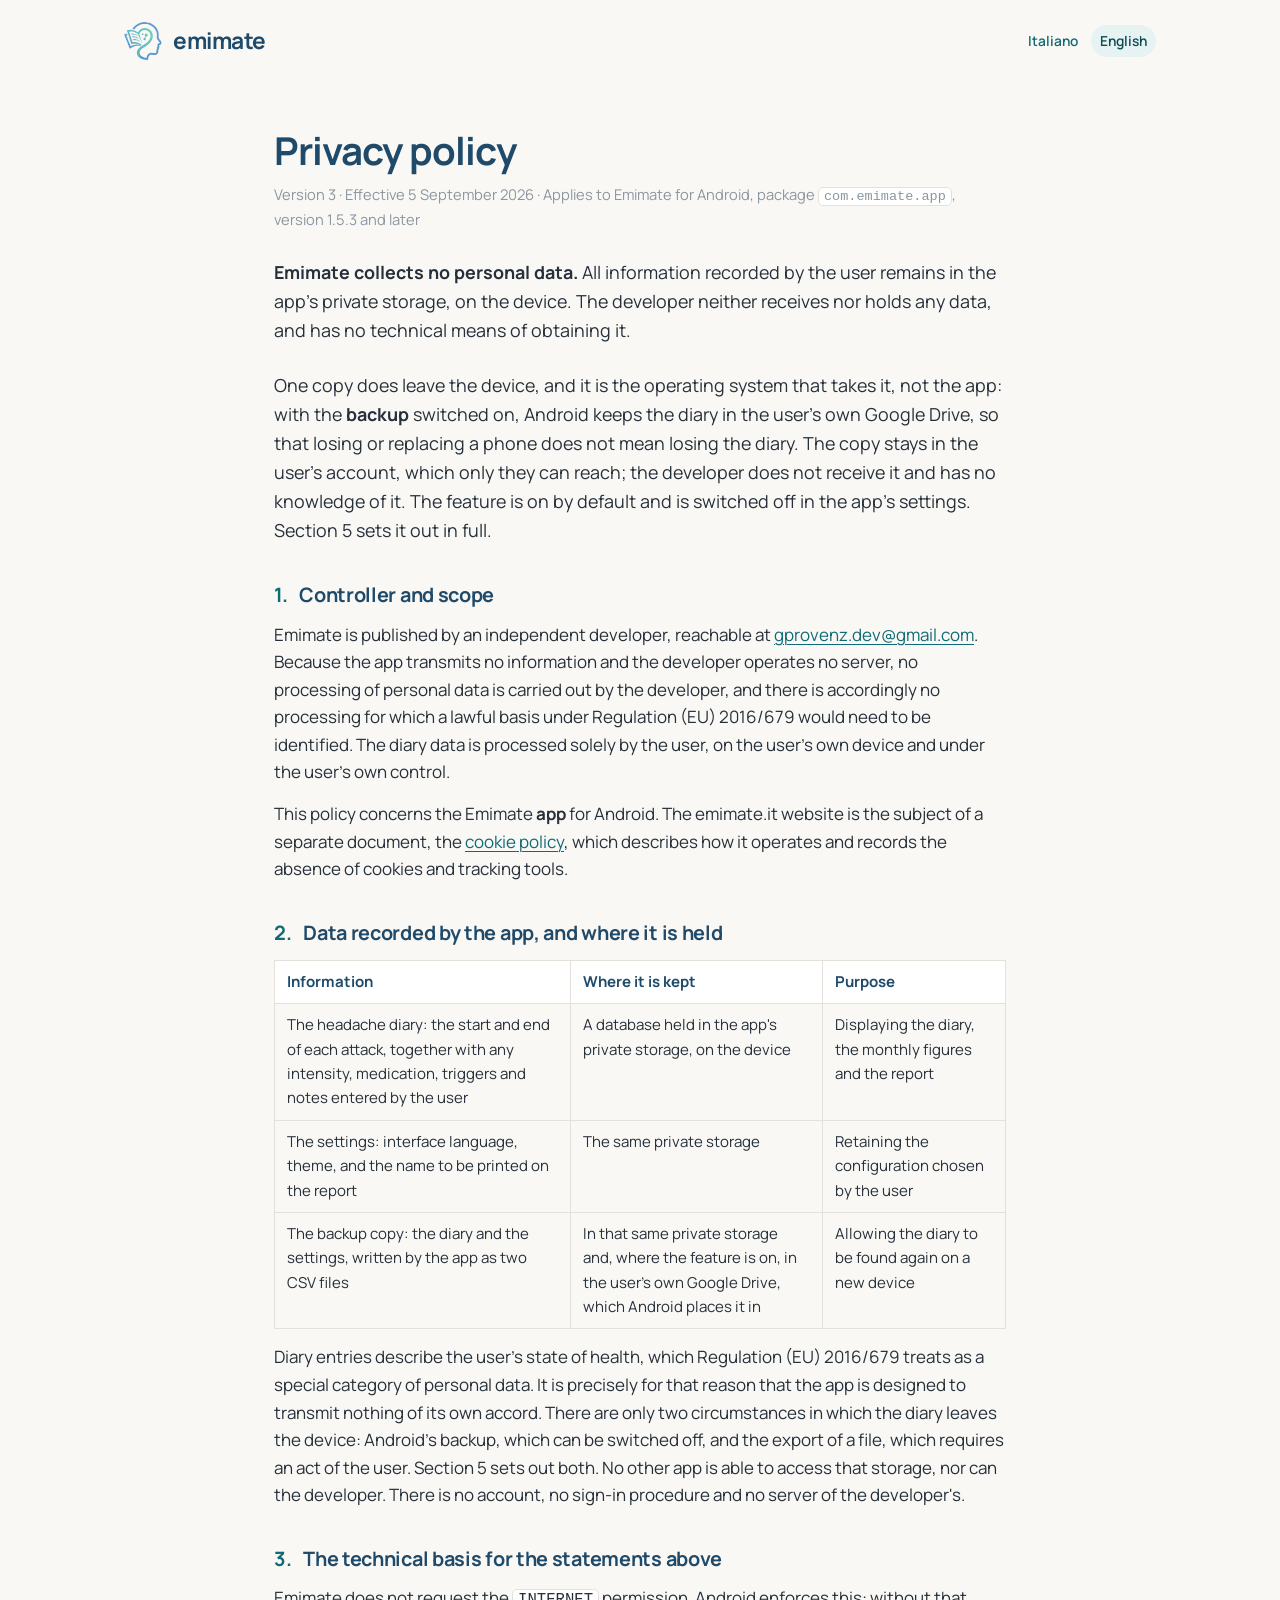
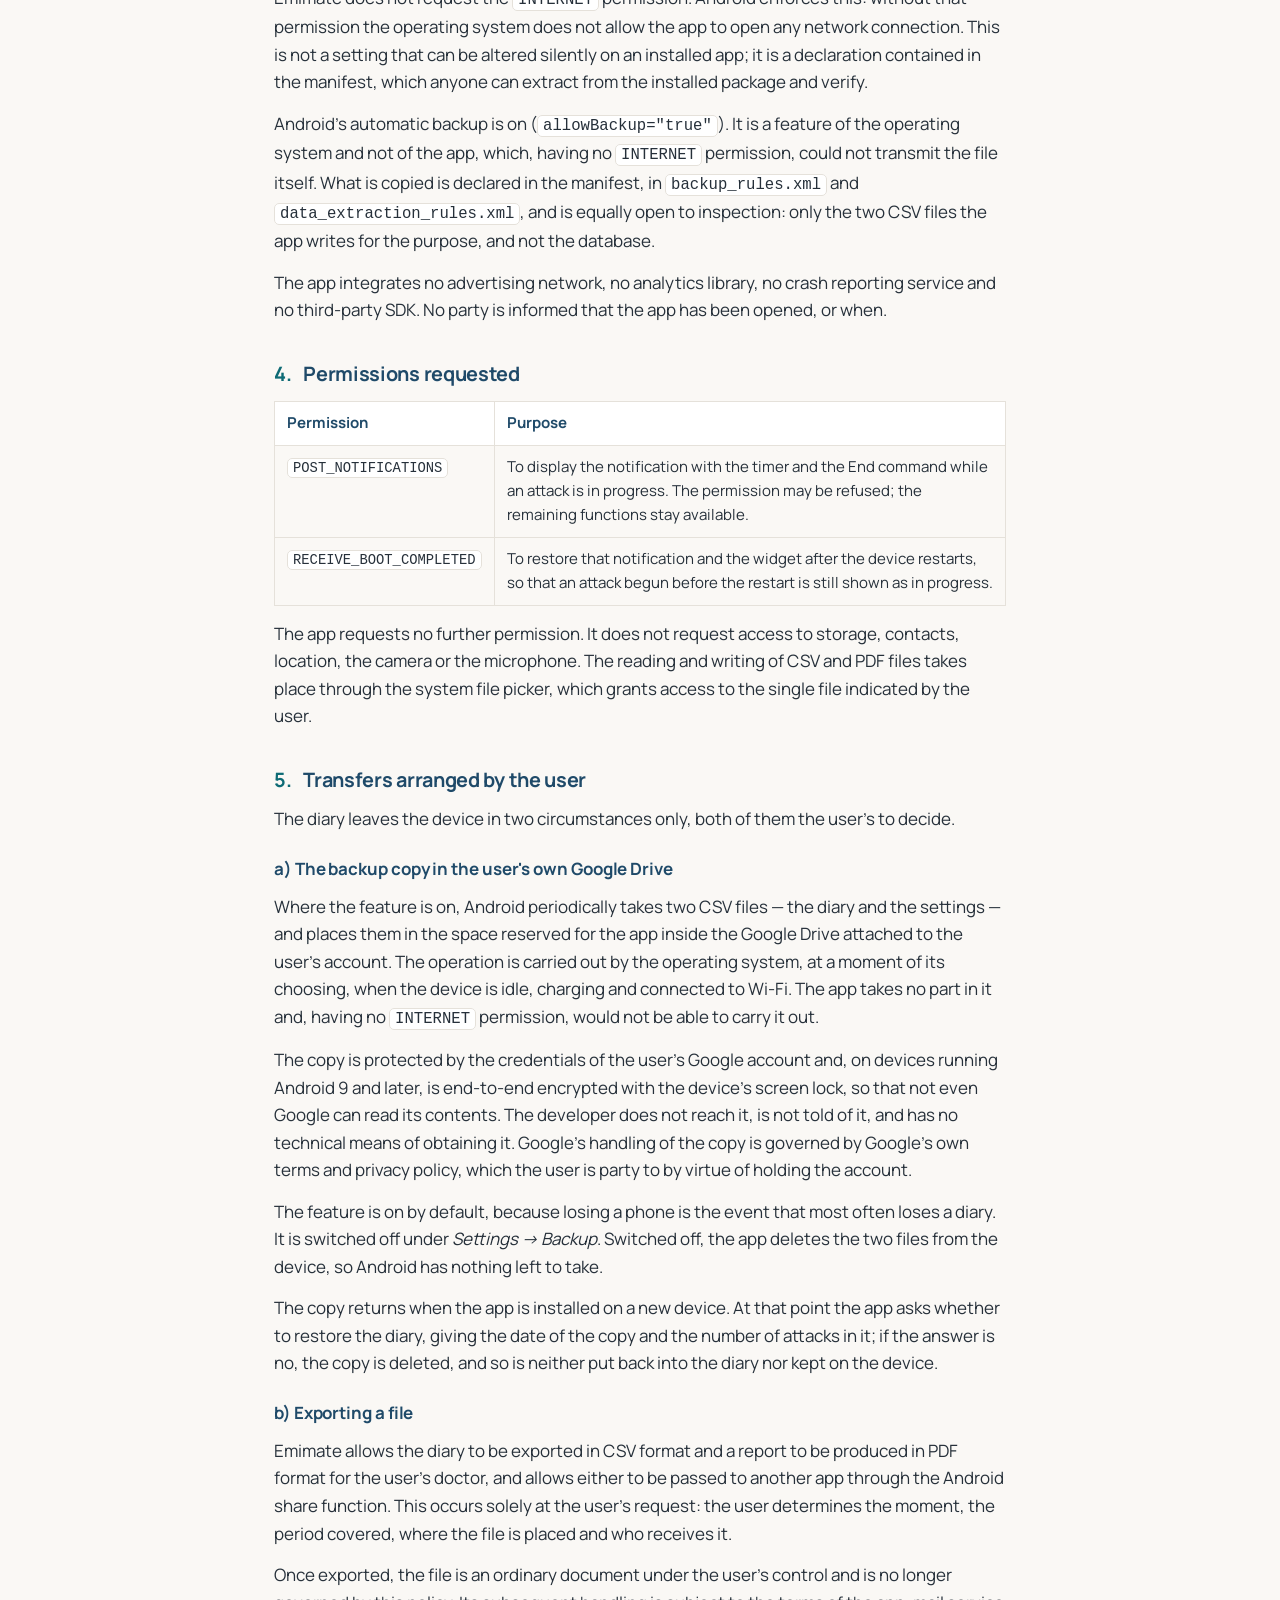
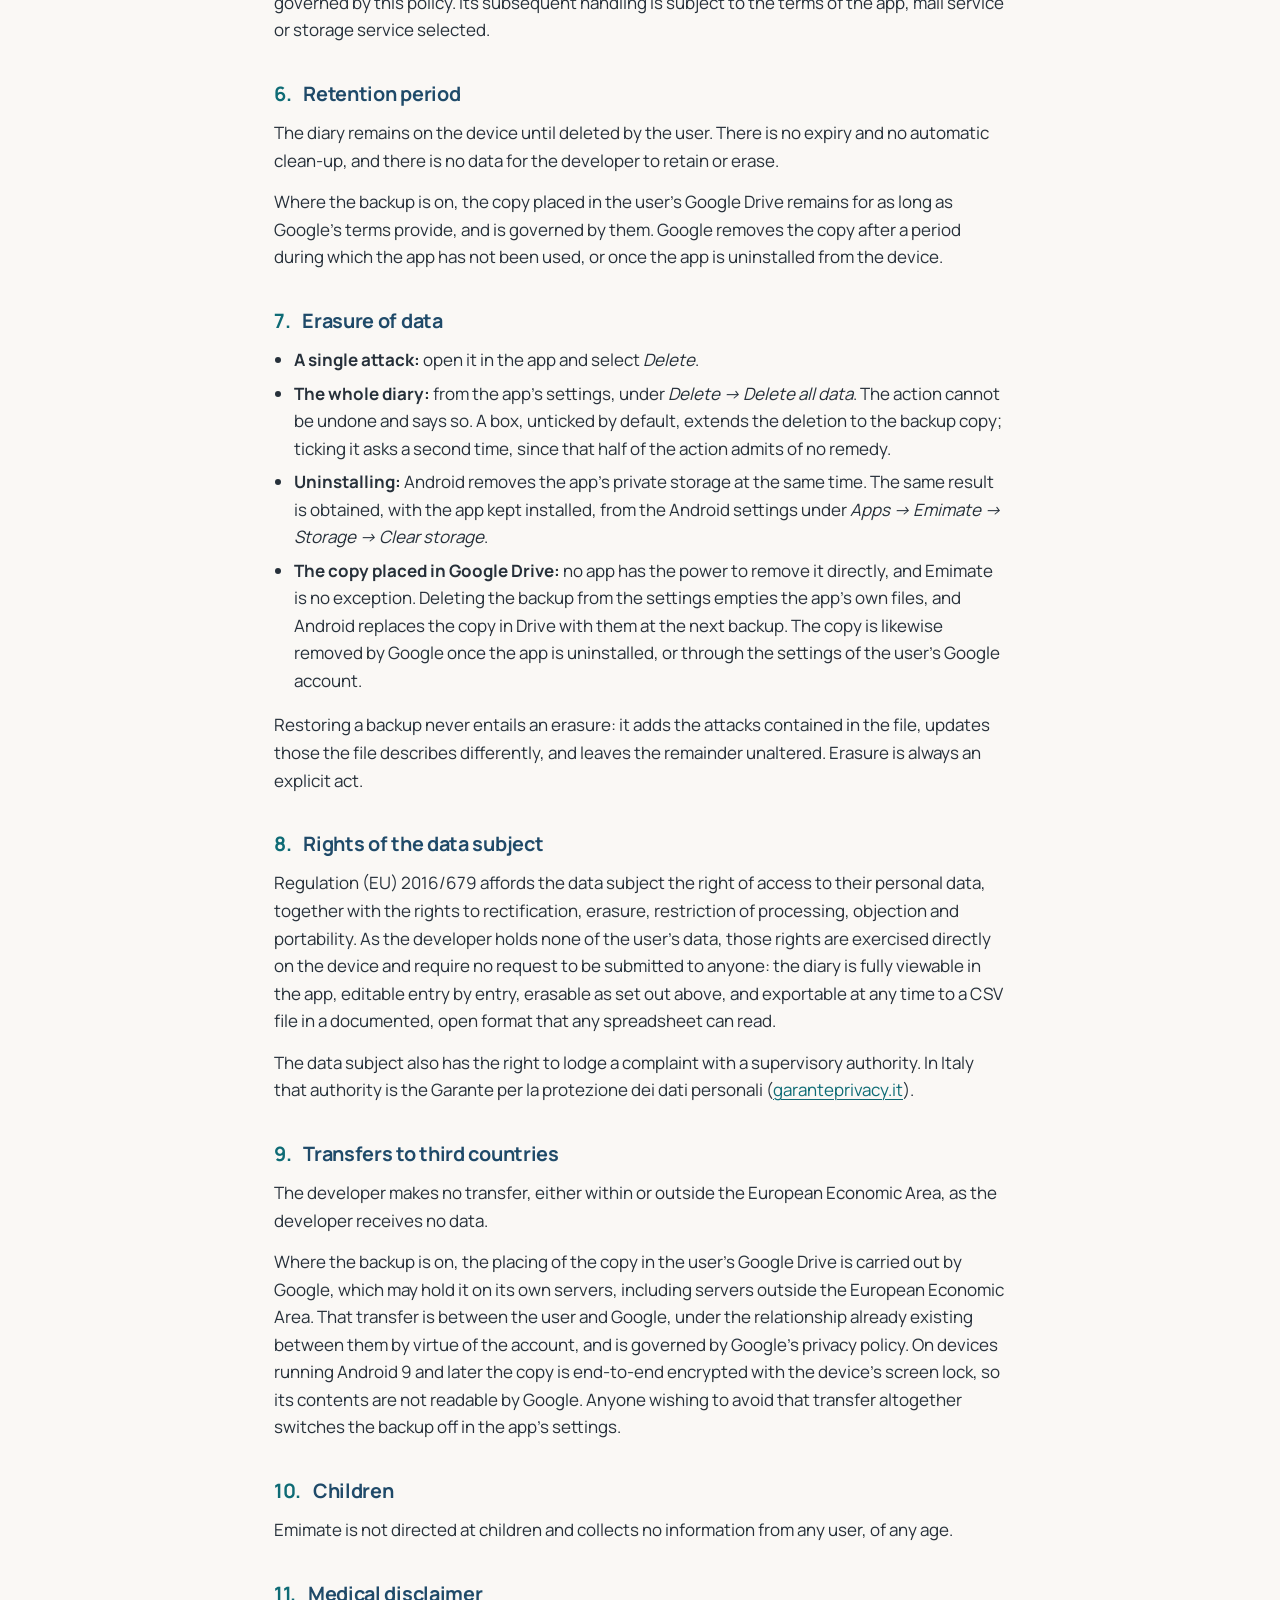
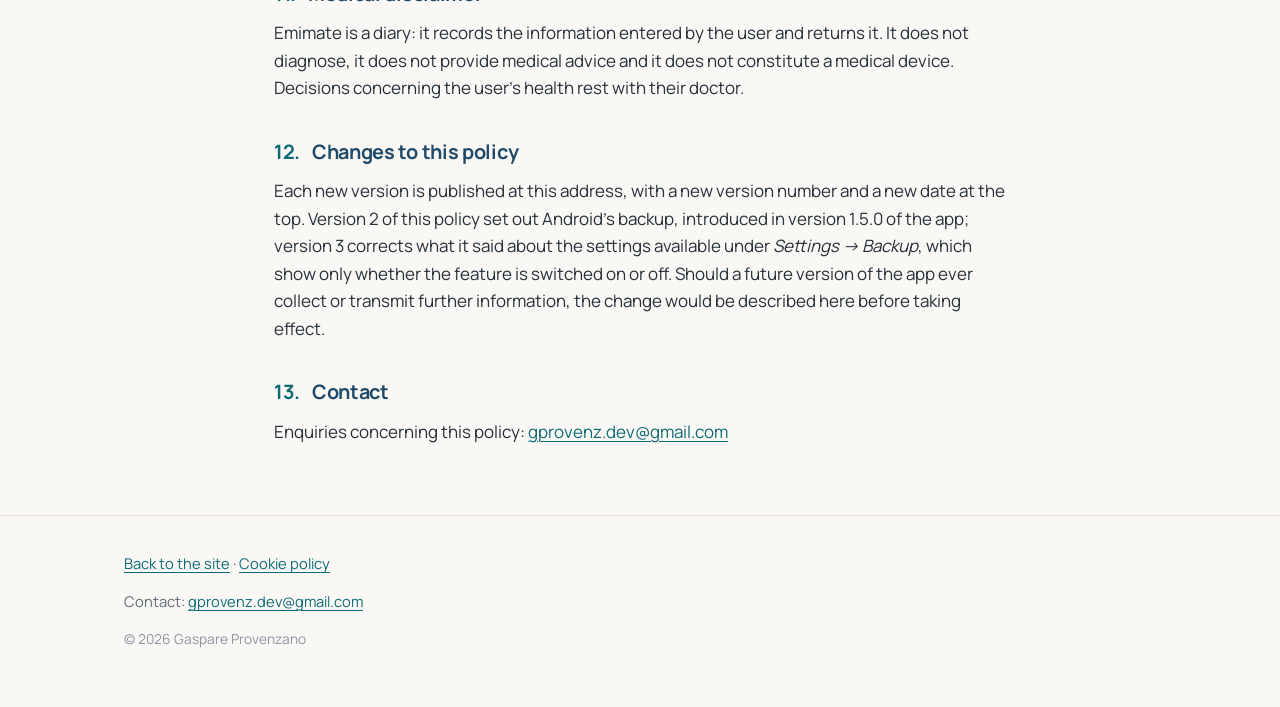
<file: en/privacy.html>
<!doctype html>
<html lang="en">
<head>
<meta charset="utf-8">
<meta name="viewport" content="width=device-width, initial-scale=1">
<title>Privacy policy · Emimate</title>
<meta name="description" content="What Emimate stores and where: everything remains on the device. The app does not request permission to access the internet.">
<link rel="alternate" hreflang="it" href="../privacy.html">
<link rel="alternate" hreflang="en" href="privacy.html">
<link rel="icon" href="../logo.svg" type="image/svg+xml">
<link rel="stylesheet" href="../assets/style.css">
</head>
<body>

<header class="masthead">
  <div class="wrap">
    <a class="brand" href="./">
      <img src="../logo.svg" alt="" width="38" height="38">
      <span>emimate</span>
    </a>
    <nav class="langs" aria-label="Language">
      <a href="../privacy.html" hreflang="it">Italiano</a>
      <span aria-current="page">English</span>
    </nav>
  </div>
</header>

<main>
  <article class="legal">
    <div class="wrap">
      <h1>Privacy policy</h1>
      <p class="updated">Version 3 · Effective 5 September 2026 · Applies to Emimate for Android,
    package <code>com.emimate.app</code>, version 1.5.3 and later</p>
      <p class="lead"><strong>Emimate collects no personal data.</strong> All information recorded
      by the user remains in the app's private storage, on the device. The developer neither
      receives nor holds any data, and has no technical means of obtaining it.</p>
      <p class="lead">One copy does leave the device, and it is the operating system that takes it,
      not the app: with the <strong>backup</strong> switched on, Android keeps the diary in the
      user's own Google Drive, so that losing or replacing a phone does not mean losing the diary.
      The copy stays in the user's account, which only they can reach; the developer does not
      receive it and has no knowledge of it. The feature is on by default and is switched off in
      the app's settings. Section 5 sets it out in full.</p>

      <h2><span class="num">1.</span> Controller and scope</h2>
      <p>Emimate is published by an independent developer, reachable at
      <a href="mailto:gprovenz.dev@gmail.com">gprovenz.dev@gmail.com</a>. Because the app transmits
      no information and the developer operates no server, no processing of personal data is carried
      out by the developer, and there is accordingly no processing for which a lawful basis under
      Regulation (EU) 2016/679 would need to be identified. The diary data is processed solely by the
      user, on the user's own device and under the user's own control.</p>
      <p>This policy concerns the Emimate <strong>app</strong> for Android. The emimate.it website is
      the subject of a separate document, the <a href="cookie.html">cookie policy</a>, which
      describes how it operates and records the absence of cookies and tracking tools.</p>

      <h2><span class="num">2.</span> Data recorded by the app, and where it is held</h2>
      <div class="scroll">
      <table>
        <tr><th>Information</th><th>Where it is kept</th><th>Purpose</th></tr>
        <tr>
          <td>The headache diary: the start and end of each attack, together with any intensity,
              medication, triggers and notes entered by the user</td>
          <td>A database held in the app's private storage, on the device</td>
          <td>Displaying the diary, the monthly figures and the report</td>
        </tr>
        <tr>
          <td>The settings: interface language, theme, and the name to be printed on the report</td>
          <td>The same private storage</td>
          <td>Retaining the configuration chosen by the user</td>
        </tr>
        <tr>
          <td>The backup copy: the diary and the settings, written by the app as two CSV files</td>
          <td>In that same private storage and, where the feature is on, in the user's own Google
              Drive, which Android places it in</td>
          <td>Allowing the diary to be found again on a new device</td>
        </tr>
      </table>
      </div>
      <p>Diary entries describe the user's state of health, which Regulation (EU) 2016/679 treats as
      a special category of personal data. It is precisely for that reason that the app is designed
      to transmit nothing of its own accord. There are only two circumstances in which the diary
      leaves the device: Android's backup, which can be switched off, and the export of a file,
      which requires an act of the user. Section 5 sets out both. No other app is able to access
      that storage, nor can the developer. There is no account, no sign-in procedure and no server
      of the developer's.</p>

      <h2><span class="num">3.</span> The technical basis for the statements above</h2>
      <p>Emimate does not request the <code>INTERNET</code> permission. Android enforces this:
      without that permission the operating system does not allow the app to open any network
      connection. This is not a setting that can be altered silently on an installed app; it is a
      declaration contained in the manifest, which anyone can extract from the installed package and
      verify.</p>
      <p>Android's automatic backup is on (<code>allowBackup="true"</code>). It is a feature of the
      operating system and not of the app, which, having no <code>INTERNET</code> permission, could
      not transmit the file itself. What is copied is declared in the manifest, in
      <code>backup_rules.xml</code> and <code>data_extraction_rules.xml</code>, and is equally open
      to inspection: only the two CSV files the app writes for the purpose, and not the
      database.</p>
      <p>The app integrates no advertising network, no analytics library, no crash reporting service
      and no third-party SDK. No party is informed that the app has been opened, or when.</p>

      <h2><span class="num">4.</span> Permissions requested</h2>
      <div class="scroll">
      <table>
        <tr><th>Permission</th><th>Purpose</th></tr>
        <tr>
          <td><code>POST_NOTIFICATIONS</code></td>
          <td>To display the notification with the timer and the End command while an attack is in
              progress. The permission may be refused; the remaining functions stay available.</td>
        </tr>
        <tr>
          <td><code>RECEIVE_BOOT_COMPLETED</code></td>
          <td>To restore that notification and the widget after the device restarts, so that an
              attack begun before the restart is still shown as in progress.</td>
        </tr>
      </table>
      </div>
      <p>The app requests no further permission. It does not request access to storage, contacts,
      location, the camera or the microphone. The reading and writing of CSV and PDF files takes
      place through the system file picker, which grants access to the single file indicated by the
      user.</p>

      <h2><span class="num">5.</span> Transfers arranged by the user</h2>
      <p>The diary leaves the device in two circumstances only, both of them the user's to
      decide.</p>

      <h3>a) The backup copy in the user's own Google Drive</h3>
      <p>Where the feature is on, Android periodically takes two CSV files — the diary and the
      settings — and places them in the space reserved for the app inside the Google Drive attached
      to the user's account. The operation is carried out by the operating system, at a moment of
      its choosing, when the device is idle, charging and connected to Wi-Fi. The app takes no part
      in it and, having no <code>INTERNET</code> permission, would not be able to carry it out.</p>
      <p>The copy is protected by the credentials of the user's Google account and, on devices
      running Android 9 and later, is end-to-end encrypted with the device's screen lock, so that
      not even Google can read its contents. The developer does not reach it, is not told of it, and
      has no technical means of obtaining it. Google's handling of the copy is governed by Google's
      own terms and privacy policy, which the user is party to by virtue of holding the account.</p>
      <p>The feature is on by default, because losing a phone is the event that most often loses a
      diary. It is switched off under <em>Settings → Backup</em>. Switched off, the app deletes the
      two files from the device, so Android has nothing left to take.</p>
      <p>The copy returns when the app is installed on a new device. At that point the app asks
      whether to restore the diary, giving the date of the copy and the number of attacks in it; if
      the answer is no, the copy is deleted, and so is neither put back into the diary nor kept on
      the device.</p>

      <h3>b) Exporting a file</h3>
      <p>Emimate allows the diary to be exported in CSV format and a report to be produced in PDF
      format for the user's doctor, and allows either to be passed to another app through the Android
      share function. This occurs solely at the user's request: the user determines the moment, the
      period covered, where the file is placed and who receives it.</p>
      <p>Once exported, the file is an ordinary document under the user's control and is no longer
      governed by this policy. Its subsequent handling is subject to the terms of the app, mail
      service or storage service selected.</p>

      <h2><span class="num">6.</span> Retention period</h2>
      <p>The diary remains on the device until deleted by the user. There is no expiry and no
      automatic clean-up, and there is no data for the developer to retain or erase.</p>
      <p>Where the backup is on, the copy placed in the user's Google Drive remains for as long as
      Google's terms provide, and is governed by them. Google removes the copy after a period during
      which the app has not been used, or once the app is uninstalled from the device.</p>

      <h2><span class="num">7.</span> Erasure of data</h2>
      <ul>
        <li><strong>A single attack:</strong> open it in the app and select <em>Delete</em>.</li>
        <li><strong>The whole diary:</strong> from the app's settings, under <em>Delete → Delete
            all data</em>. The action cannot be undone and says so. A box, unticked by default,
            extends the deletion to the backup copy; ticking it asks a second time, since that half
            of the action admits of no remedy.</li>
        <li><strong>Uninstalling:</strong> Android removes the app's private storage at the same
            time. The same result is obtained, with the app kept installed, from the Android
            settings under <em>Apps → Emimate → Storage → Clear storage</em>.</li>
        <li><strong>The copy placed in Google Drive:</strong> no app has the power to remove it
            directly, and Emimate is no exception. Deleting the backup from the settings empties the
            app's own files, and Android replaces the copy in Drive with them at the next backup.
            The copy is likewise removed by Google once the app is uninstalled, or through the
            settings of the user's Google account.</li>
      </ul>
      <p>Restoring a backup never entails an erasure: it adds the attacks contained in the file,
      updates those the file describes differently, and leaves the remainder unaltered. Erasure is
      always an explicit act.</p>

      <h2><span class="num">8.</span> Rights of the data subject</h2>
      <p>Regulation (EU) 2016/679 affords the data subject the right of access to their personal
      data, together with the rights to rectification, erasure, restriction of processing, objection
      and portability. As the developer holds none of the user's data, those rights are exercised
      directly on the device and require no request to be submitted to anyone: the diary is fully
      viewable in the app, editable entry by entry, erasable as set out above, and exportable at any
      time to a CSV file in a documented, open format that any spreadsheet can read.</p>
      <p>The data subject also has the right to lodge a complaint with a supervisory authority. In
      Italy that authority is the Garante per la protezione dei dati personali
      (<a href="https://www.garanteprivacy.it">garanteprivacy.it</a>).</p>

      <h2><span class="num">9.</span> Transfers to third countries</h2>
      <p>The developer makes no transfer, either within or outside the European Economic Area, as
      the developer receives no data.</p>
      <p>Where the backup is on, the placing of the copy in the user's Google Drive is carried out
      by Google, which may hold it on its own servers, including servers outside the European
      Economic Area. That transfer is between the user and Google, under the relationship already
      existing between them by virtue of the account, and is governed by Google's privacy policy. On
      devices running Android 9 and later the copy is end-to-end encrypted with the device's screen
      lock, so its contents are not readable by Google. Anyone wishing to avoid that transfer
      altogether switches the backup off in the app's settings.</p>

      <h2><span class="num">10.</span> Children</h2>
      <p>Emimate is not directed at children and collects no information from any user, of any
      age.</p>

      <h2><span class="num">11.</span> Medical disclaimer</h2>
      <p>Emimate is a diary: it records the information entered by the user and returns it. It does
      not diagnose, it does not provide medical advice and it does not constitute a medical device.
      Decisions concerning the user's health rest with their doctor.</p>

      <h2><span class="num">12.</span> Changes to this policy</h2>
      <p>Each new version is published at this address, with a new version number and a new date at
      the top. Version 2 of this policy set out Android's backup, introduced in version 1.5.0 of
      the app; version 3 corrects what it said about the settings available under
      <em>Settings → Backup</em>, which show only whether the feature is switched on or off.
      Should a future version of the app ever collect or transmit further information, the change
      would be described here before taking effect.</p>

      <h2><span class="num">13.</span> Contact</h2>
      <p>Enquiries concerning this policy:
      <a href="mailto:gprovenz.dev@gmail.com">gprovenz.dev@gmail.com</a></p>
    </div>
  </article>
</main>

<footer>
  <div class="wrap">
    <p><a href="./">Back to the site</a> · <a href="cookie.html">Cookie policy</a></p>
    <p>Contact: <a href="mailto:gprovenz.dev@gmail.com">gprovenz.dev@gmail.com</a></p>
    <p class="copyright">© 2026 Gaspare Provenzano</p>
  </div>
</footer>

</body>
</html>
</file>
<file: assets/style.css>
/*
 * Emimate promotional site.
 *
 * One stylesheet for both languages. No framework and no build step: the page is served as it
 * is written, and every byte it loads comes from this site. Manrope is self-hosted rather than
 * pulled from Google Fonts, because a page whose main claim is that nothing leaves the device
 * cannot hand every visitor's address to a third party to render its own headings. The site's
 * one script, assets/promo.js, is local for the same reason.
 *
 * Colours are the app's own: the ink is sampled from the wordmark, the accent is the teal the
 * app uses for actions.
 */

@font-face {
  font-family: 'Manrope';
  src: url('manrope.woff2') format('woff2-variations');
  font-weight: 400 800;
  font-display: swap;
}

:root {
  color-scheme: light;

  --ink: #1f4a69;
  --text: #26303a;
  --muted: #5e6b76;
  --faint: #8b96a0;

  --accent: #0e6b75;
  --accent-deep: #0b4c54;
  --accent-tint: #e7f2f3;

  --bg: #faf8f5;
  --surface: #ffffff;
  --line: #e5e1da;

  --measure: 62ch;
  --page: 1080px;
  --radius: 18px;
}

*,
*::before,
*::after {
  box-sizing: border-box;
}

html {
  -webkit-text-size-adjust: 100%;
}

body {
  margin: 0;
  background: var(--bg);
  color: var(--text);
  font-family: 'Manrope', system-ui, -apple-system, 'Segoe UI', Roboto, sans-serif;
  font-size: 17px;
  line-height: 1.62;
  -webkit-font-smoothing: antialiased;
}

h1,
h2,
h3 {
  color: var(--ink);
  line-height: 1.18;
  letter-spacing: -0.015em;
  font-weight: 700;
  margin: 0;
  text-wrap: balance;
}

h1 {
  font-size: clamp(2rem, 1.35rem + 2.6vw, 3.1rem);
  letter-spacing: -0.025em;
}

h2 {
  font-size: clamp(1.5rem, 1.2rem + 1.2vw, 2rem);
}

h3 {
  font-size: 1.12rem;
  letter-spacing: -0.005em;
}

p {
  margin: 0;
  max-width: var(--measure);
}

a {
  color: var(--accent);
  text-underline-offset: 0.18em;
  text-decoration-thickness: from-font;
}

a:hover {
  color: var(--accent-deep);
}

:focus-visible {
  outline: 2px solid var(--accent);
  outline-offset: 3px;
  border-radius: 4px;
}

img {
  max-width: 100%;
  height: auto;
  display: block;
}

/* The banner's button carries the hidden attribute until release day, and its own display
 * value would otherwise win against it. */
[hidden] {
  display: none !important;
}

.wrap {
  width: 100%;
  max-width: var(--page);
  margin-inline: auto;
  padding-inline: 24px;
}

/* Promo banner ------------------------------------------------------------ */

/* Sticky rather than fixed: it holds its own space at the top of the flow, so it never covers
 * the masthead underneath it. */
.promo {
  position: sticky;
  top: 0;
  z-index: 10;
  background: var(--ink);
  color: #ffffff;
}

.promo .wrap {
  display: flex;
  flex-wrap: wrap;
  align-items: center;
  justify-content: center;
  gap: 8px 16px;
  padding-block: 10px;
}

/* max-width is reset because the shared p rule caps every paragraph at the reading measure,
 * which would break this one onto two lines well before the banner runs out of room. */
.promo-msg {
  max-width: none;
  font-size: 0.92rem;
  font-weight: 600;
  text-align: center;
}

.promo-cta {
  display: inline-block;
  background: #ffffff;
  color: var(--ink);
  font-size: 0.86rem;
  font-weight: 700;
  text-decoration: none;
  white-space: nowrap;
  border-radius: 999px;
  padding: 7px 16px;
}

.promo-cta:hover {
  color: var(--accent-deep);
}

/* The teal outline the rest of the page uses disappears against the navy. */
.promo :focus-visible {
  outline-color: #ffffff;
}

/* Header ------------------------------------------------------------------ */

.masthead {
  padding-block: 22px;
}

.masthead .wrap {
  display: flex;
  align-items: center;
  justify-content: space-between;
  gap: 16px;
}

.brand {
  display: flex;
  align-items: center;
  gap: 11px;
  text-decoration: none;
  color: var(--ink);
}

.brand img {
  width: 38px;
  height: 38px;
}

.brand span {
  font-size: 1.42rem;
  font-weight: 700;
  letter-spacing: -0.02em;
}

.langs {
  display: flex;
  align-items: center;
  gap: 4px;
  font-size: 0.86rem;
  font-weight: 600;
  color: var(--faint);
}

.langs a,
.langs span[aria-current] {
  padding: 5px 9px;
  border-radius: 999px;
  text-decoration: none;
}

.langs span[aria-current] {
  background: var(--accent-tint);
  color: var(--accent-deep);
}

/* Hero -------------------------------------------------------------------- */

.hero {
  padding-block: clamp(28px, 4vw, 56px) clamp(40px, 6vw, 78px);
}

.hero .wrap {
  display: grid;
  gap: clamp(32px, 5vw, 64px);
  grid-template-columns: 1fr;
  align-items: center;
}

.hero-copy > * + * {
  margin-top: 22px;
}

.lede {
  font-size: 1.16rem;
  color: var(--muted);
}

.claims {
  display: flex;
  flex-wrap: wrap;
  gap: 8px;
  padding: 0;
  margin: 14px 0 0 0 ;
  list-style: none;
}

.claims li {
  font-size: 0.9rem;
  font-weight: 600;
  color: var(--accent-deep);
  background: var(--accent-tint);
  border-radius: 999px;
  padding: 7px 14px;
}

.soon {
  font-size: 0.92rem;
  color: var(--faint);
  font-weight: 600;
}

/* Sections ---------------------------------------------------------------- */

section {
  padding-block: clamp(38px, 5vw, 62px);
}

.plain .wrap > * + * {
  margin-top: 16px;
}

.feature .wrap {
  display: grid;
  gap: clamp(28px, 4.5vw, 60px);
  grid-template-columns: 1fr;
  align-items: center;
}

.feature-copy > * + * {
  margin-top: 18px;
}

.eyebrow {
  font-size: 0.78rem;
  font-weight: 700;
  letter-spacing: 0.09em;
  text-transform: uppercase;
  color: var(--accent);
}

.points {
  margin: 0;
  padding: 0;
  list-style: none;
  max-width: var(--measure);
}

.points li {
  position: relative;
  padding-left: 26px;
  color: var(--muted);
}

.points li + li {
  margin-top: 9px;
}

.points li::before {
  content: '';
  position: absolute;
  left: 4px;
  top: 0.72em;
  width: 7px;
  height: 7px;
  border-radius: 50%;
  background: var(--accent);
}

/* The phone captures are flat images; the frame belongs to the page, not to the file. */
.phone {
  margin: 0;
  justify-self: center;
  width: min(280px, 74vw);
  border: 9px solid #17161d;
  border-radius: 36px;
  overflow: hidden;
  background: #17161d;
  box-shadow: 0 22px 48px rgba(24, 38, 51, 0.17);
}

.phone img {
  border-radius: 27px;
}

/* Report ------------------------------------------------------------------ */

.report .wrap > * + * {
  margin-top: 26px;
}

.report .split {
  display: grid;
  gap: clamp(28px, 4.5vw, 60px);
  grid-template-columns: 1fr;
  align-items: center;
}

.report .split > * + * {
  margin-top: 0;
}

.report-copy > * + * {
  margin-top: 18px;
}

.report figure {
  margin-inline: auto;
  margin-block: 0;
  max-width: 720px;
  border: 1px solid var(--line);
  border-radius: var(--radius);
  overflow: hidden;
  background: var(--surface);
  box-shadow: 0 14px 34px rgba(24, 38, 51, 0.09);
}

.report figcaption {
  font-size: 0.88rem;
  color: var(--faint);
  padding: 12px 18px;
  border-top: 1px solid var(--line);
}

/* Colour gallery --------------------------------------------------------- */

.colours .wrap > * + * {
  margin-top: 18px;
}

.gallery {
  display: grid;
  gap: 16px;
  grid-template-columns: repeat(2, 1fr);
  margin-top: 30px;
}

/* The frames shrink to the cell: the shared .phone width would overflow four across. */
.gallery .phone {
  width: 100%;
  border-width: 7px;
  border-radius: 26px;
}

.gallery .phone img {
  border-radius: 20px;
}

/* Legal pages ------------------------------------------------------------- */

.legal {
  padding-block: clamp(26px, 4vw, 46px) clamp(40px, 6vw, 70px);
}

/* A column a legal text can be read down, narrower than the marketing page. */
.legal .wrap {
  max-width: 780px;
}

.legal h1 {
  font-size: clamp(1.7rem, 1.3rem + 1.6vw, 2.4rem);
}

.legal .updated {
  margin-top: 10px;
  color: var(--faint);
  font-size: 0.92rem;
}

.legal .lead {
  margin-top: 26px;
  font-size: 1.12rem;
}

.legal h2 {
  font-size: 1.24rem;
  margin-top: 38px;
}

.legal h2 .num {
  color: var(--accent);
  margin-right: 8px;
}

/* The lettered parts inside a numbered section. Every heading is margin: 0 by default, so
   without this they sit flush against the paragraph above and read as part of it. */
.legal h3 {
  margin-top: 26px;
  font-size: 1.06rem;
}

.legal p,
.legal ul {
  margin-top: 14px;
  max-width: none;
}

.legal ul {
  padding-left: 20px;
}

.legal li + li {
  margin-top: 6px;
}

.legal code {
  background: var(--surface);
  border: 1px solid var(--line);
  border-radius: 5px;
  padding: 1px 5px;
  font-size: 0.92em;
}

.legal .note {
  background: var(--surface);
  border: 1px solid var(--line);
  border-radius: var(--radius);
  padding: 18px 20px;
  margin-top: 18px;
}

/* Tables scroll inside their own box rather than widening the page. */
.legal .scroll {
  overflow-x: auto;
  margin-top: 16px;
}

.legal table {
  border-collapse: collapse;
  width: 100%;
  font-size: 0.94rem;
}

.legal th,
.legal td {
  text-align: left;
  vertical-align: top;
  padding: 9px 12px;
  border: 1px solid var(--line);
}

.legal th {
  background: var(--surface);
  font-weight: 700;
  color: var(--ink);
}

/* Privacy band ------------------------------------------------------------ */

.band {
  background: var(--accent-tint);
  border-block: 1px solid #d3e5e7;
}

.band .wrap > * + * {
  margin-top: 18px;
}

.band p {
  color: #2b4f53;
}

/* Cards ------------------------------------------------------------------- */

.cards {
  display: grid;
  gap: 18px;
  grid-template-columns: 1fr;
}

.card {
  background: var(--surface);
  border: 1px solid var(--line);
  border-radius: var(--radius);
  padding: 24px;
}

.card h3 {
  margin-bottom: 9px;
}

.card p {
  color: var(--muted);
  font-size: 0.97rem;
}

/* Beta invitation --------------------------------------------------------- */

/* Temporary: the closed test ends when the app reaches Play. See CLAUDE.md. */
.beta-panel {
  max-width: 720px;
  margin-inline: auto;
  text-align: center;
  background: var(--surface);
  border: 1px solid var(--line);
  border-radius: var(--radius);
  padding: clamp(28px, 4vw, 44px) clamp(22px, 4vw, 40px);
}

.beta-panel > * + * {
  margin-top: 16px;
}

/* Paragraphs keep the reading measure, but a centred column has to be centred as a box too,
 * which the shared p rule does not do on its own. */
.beta-panel p {
  max-width: 56ch;
  margin-inline: auto;
  color: var(--muted);
}

.beta-cta {
  display: inline-block;
  background: var(--accent);
  color: #ffffff;
  font-size: 0.95rem;
  font-weight: 700;
  text-decoration: none;
  border-radius: 999px;
  padding: 11px 22px;
}

.beta-cta:hover {
  background: var(--accent-deep);
  color: #ffffff;
}

/* Footer ------------------------------------------------------------------ */

footer {
  border-top: 1px solid var(--line);
  padding-block: 36px 44px;
  font-size: 0.92rem;
  color: var(--muted);
}

footer .wrap > * + * {
  margin-top: 14px;
}

.disclaimer {
  max-width: var(--measure);
  border-left: 3px solid var(--line);
  padding-left: 16px;
  color: var(--text);
}

.copyright {
  color: var(--faint);
  font-size: 0.86rem;
}

/* Two columns once there is room for them -------------------------------- */

@media (min-width: 760px) {
  .hero .wrap,
  .feature .wrap {
    grid-template-columns: 1.15fr 0.85fr;
  }

  /* Alternating sides keep the eye moving down the page. The class is explicit rather than
   * nth-of-type, which would count every section on the page and flip the wrong ones. */
  .feature.mirrored .feature-copy {
    order: 2;
  }

  .report .split {
    grid-template-columns: 1.15fr 0.85fr;
  }

  .cards {
    grid-template-columns: repeat(auto-fit, minmax(240px, 1fr));
  }

  .gallery {
    grid-template-columns: repeat(4, 1fr);
  }
}

@media (prefers-reduced-motion: no-preference) {
  html {
    scroll-behavior: smooth;
  }
}
</file>
